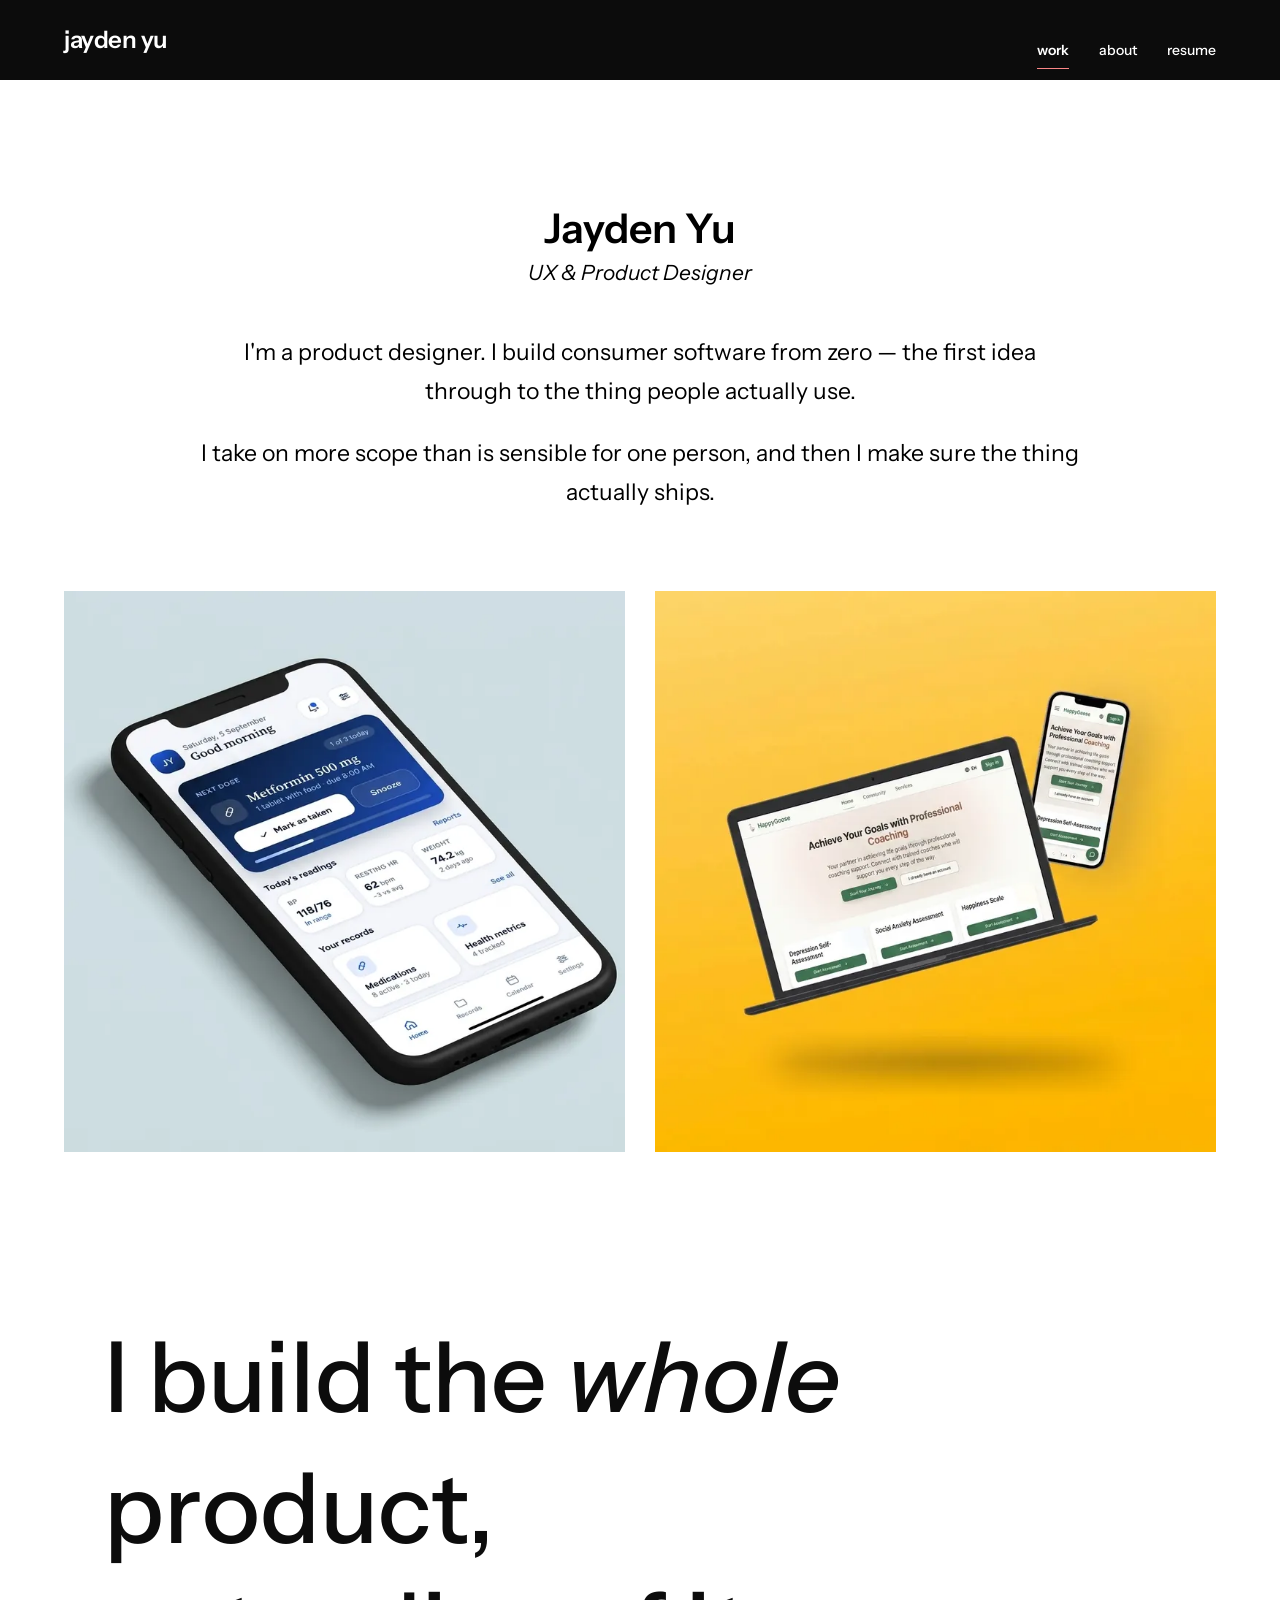
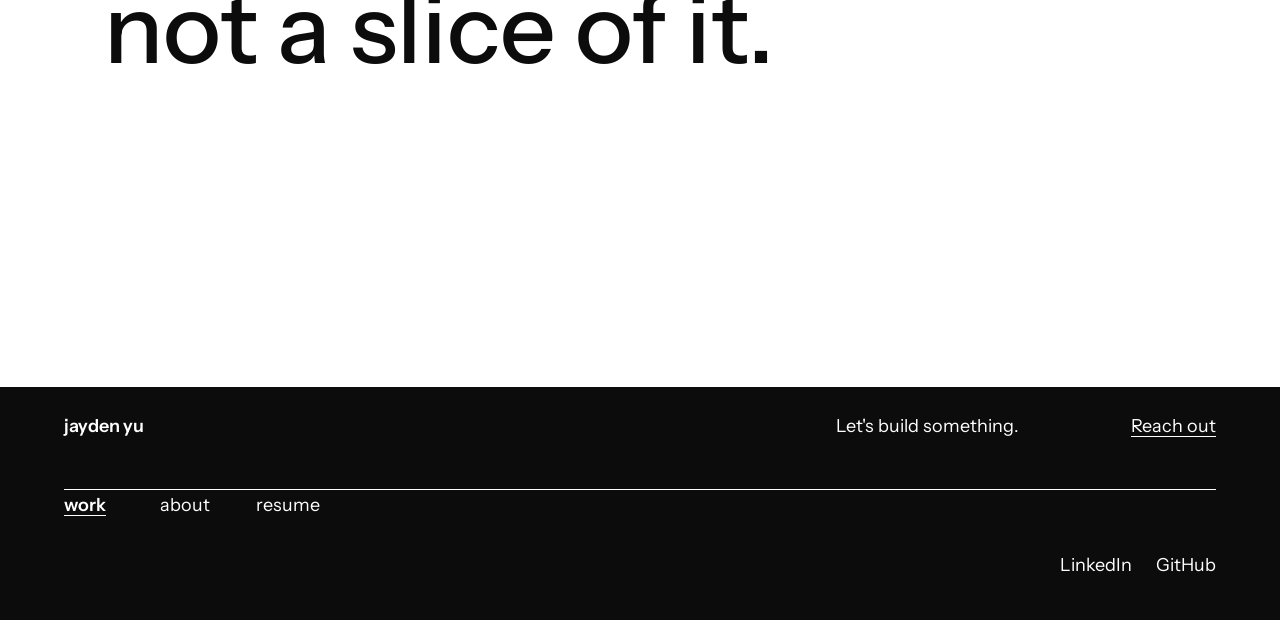
<file: index.html>
<!doctype html>
<html lang="en">
<head>
<meta charset="utf-8">
<meta name="viewport" content="width=device-width, initial-scale=1">
<title>Jayden Yu — UX &amp; Product Designer</title>
<meta name="description" content="Jayden Yu, a UX and product designer who builds consumer products from nothing and owns them end to end. Case studies: iNurra and wellbeingABC.">
<link rel="canonical" href="https://jaydenyu0210.github.io/">
<meta property="og:title" content="Jayden Yu — UX &amp; Product Designer">
<meta property="og:description" content="Jayden Yu, a UX and product designer who builds consumer products from nothing and owns them end to end. Case studies: iNurra and wellbeingABC.">
<meta property="og:type" content="website">
<meta property="og:url" content="https://jaydenyu0210.github.io/">
<meta property="og:image" content="https://jaydenyu0210.github.io/assets/inurra-thumb-1024.jpg">
<meta name="twitter:card" content="summary_large_image">
<link rel="preconnect" href="https://fonts.googleapis.com">
<link rel="preconnect" href="https://fonts.gstatic.com" crossorigin>
<link href="https://fonts.googleapis.com/css2?family=Instrument+Sans:ital,wght@0,400..700;1,400..700&display=swap" rel="stylesheet">
<link rel="stylesheet" href="/assets/site.css">
<link rel="icon" href="/assets/inurra.jpg">
<script>document.documentElement.classList.add("js");</script>
</head>
<body>
<a class="skip-link" href="#main">Skip to content</a>
<header class="nav">
  <div class="container nav-inner">
    <a class="nav-mark" href="/">jayden yu</a>
    <button class="nav-toggle" type="button" aria-expanded="false" aria-controls="nav-links" aria-label="Open menu"><i aria-hidden="true"></i></button>
    <nav class="nav-links" id="nav-links" aria-label="Primary">
      <a href="/" aria-current="page">work</a>
      <a href="/about/">about</a>
      <a href="/resume/">resume</a>
    </nav>
  </div>
</header>
<main id="main">

  <section class="container hero">
    <h1 class="hero-name reveal fade">Jayden Yu</h1>
    <p class="hero-role reveal fade" data-delay="1"><em>UX &amp; Product Designer</em></p>
    <div class="hero-copy reveal fade" data-delay="2">
        <p>I&#x27;m a product designer. I build consumer software from zero — the first idea through to the thing people actually use.</p>
        <p>I take on more scope than is sensible for one person, and then I make sure the thing actually ships.</p>
    </div>
  </section>

  <section class="container" aria-labelledby="work-h">
    <h2 class="visually-hidden" id="work-h">Selected work</h2>
    <div class="work-grid">
      <a class="thumb reveal fade" href="/work/inurra/">
        <picture><source type="image/webp" srcset="/assets/inurra-thumb-512.webp 512w, /assets/inurra-thumb-768.webp 768w, /assets/inurra-thumb-1024.webp 1024w" sizes="(max-width: 767px) calc(100vw - 48px), min(673px, 50vw)"><img src="/assets/inurra-thumb-1024.jpg" srcset="/assets/inurra-thumb-512.jpg 512w, /assets/inurra-thumb-768.jpg 768w, /assets/inurra-thumb-1024.jpg 1024w" sizes="(max-width: 767px) calc(100vw - 48px), min(673px, 50vw)" alt="Promotional render of iNurra on an iPhone, showing a dose reminder, today&#x27;s readings and shortcuts into the records." width="1024" height="1024" loading="eager" fetchpriority="high" decoding="async"></picture>
        <span class="thumb-meta">
          <span class="t">iNurra</span>
          <span class="c">Consumer health · iOS app</span>
        </span>
      </a>
      <a class="thumb reveal fade" href="/work/wellbeingabc/">
        <picture><source type="image/webp" srcset="/assets/wellbeingabc-thumb-512.webp 512w, /assets/wellbeingabc-thumb-768.webp 768w, /assets/wellbeingabc-thumb-1024.webp 1024w" sizes="(max-width: 767px) calc(100vw - 48px), min(673px, 50vw)"><img src="/assets/wellbeingabc-thumb-1024.jpg" srcset="/assets/wellbeingabc-thumb-512.jpg 512w, /assets/wellbeingabc-thumb-768.jpg 768w, /assets/wellbeingabc-thumb-1024.jpg 1024w" sizes="(max-width: 767px) calc(100vw - 48px), min(673px, 50vw)" alt="Promotional render of wellbeingABC on a laptop and a phone, showing the coaching homepage and its self-assessment cards under the product&#x27;s HappyGoose working mark." width="1024" height="1024" loading="eager" fetchpriority="high" decoding="async"></picture>
        <span class="thumb-meta">
          <span class="t">wellbeingABC</span>
          <span class="c">Two-sided marketplace · Web</span>
        </span>
      </a>
    </div>
  </section>

  <section class="container statement" aria-label="Approach">
    <p class="reveal">I build the <em>whole</em> product,</p>
    <p class="reveal" data-delay="1">not a slice of it.</p>
  </section>

</main>
<footer class="site-footer">
  <div class="container">
    <div class="grid footer-a">
      <span class="footer-mark">jayden yu</span>
      <span class="footer-cta">Let&#x27;s build something.</span>
      <span class="footer-mail"><a href="mailto:jiaweiyu2009@gmail.com">Reach out</a></span>
    </div>
    <hr class="footer-seam">
    <div class="grid footer-b">
      <nav aria-label="Footer">
        <a href="/" aria-current="page">work</a>
        <a href="/about/">about</a>
        <a href="/resume/">resume</a>
      </nav>
      <div class="social">
        <a href="https://www.linkedin.com/in/jaydenyu0210" rel="me noopener" target="_blank">LinkedIn</a>
        <a href="https://github.com/jaydenyu0210" rel="me noopener" target="_blank">GitHub</a>
      </div>
    </div>
  </div>
</footer>
<script src="/assets/site.js" defer></script>
</body>
</html>
</file>
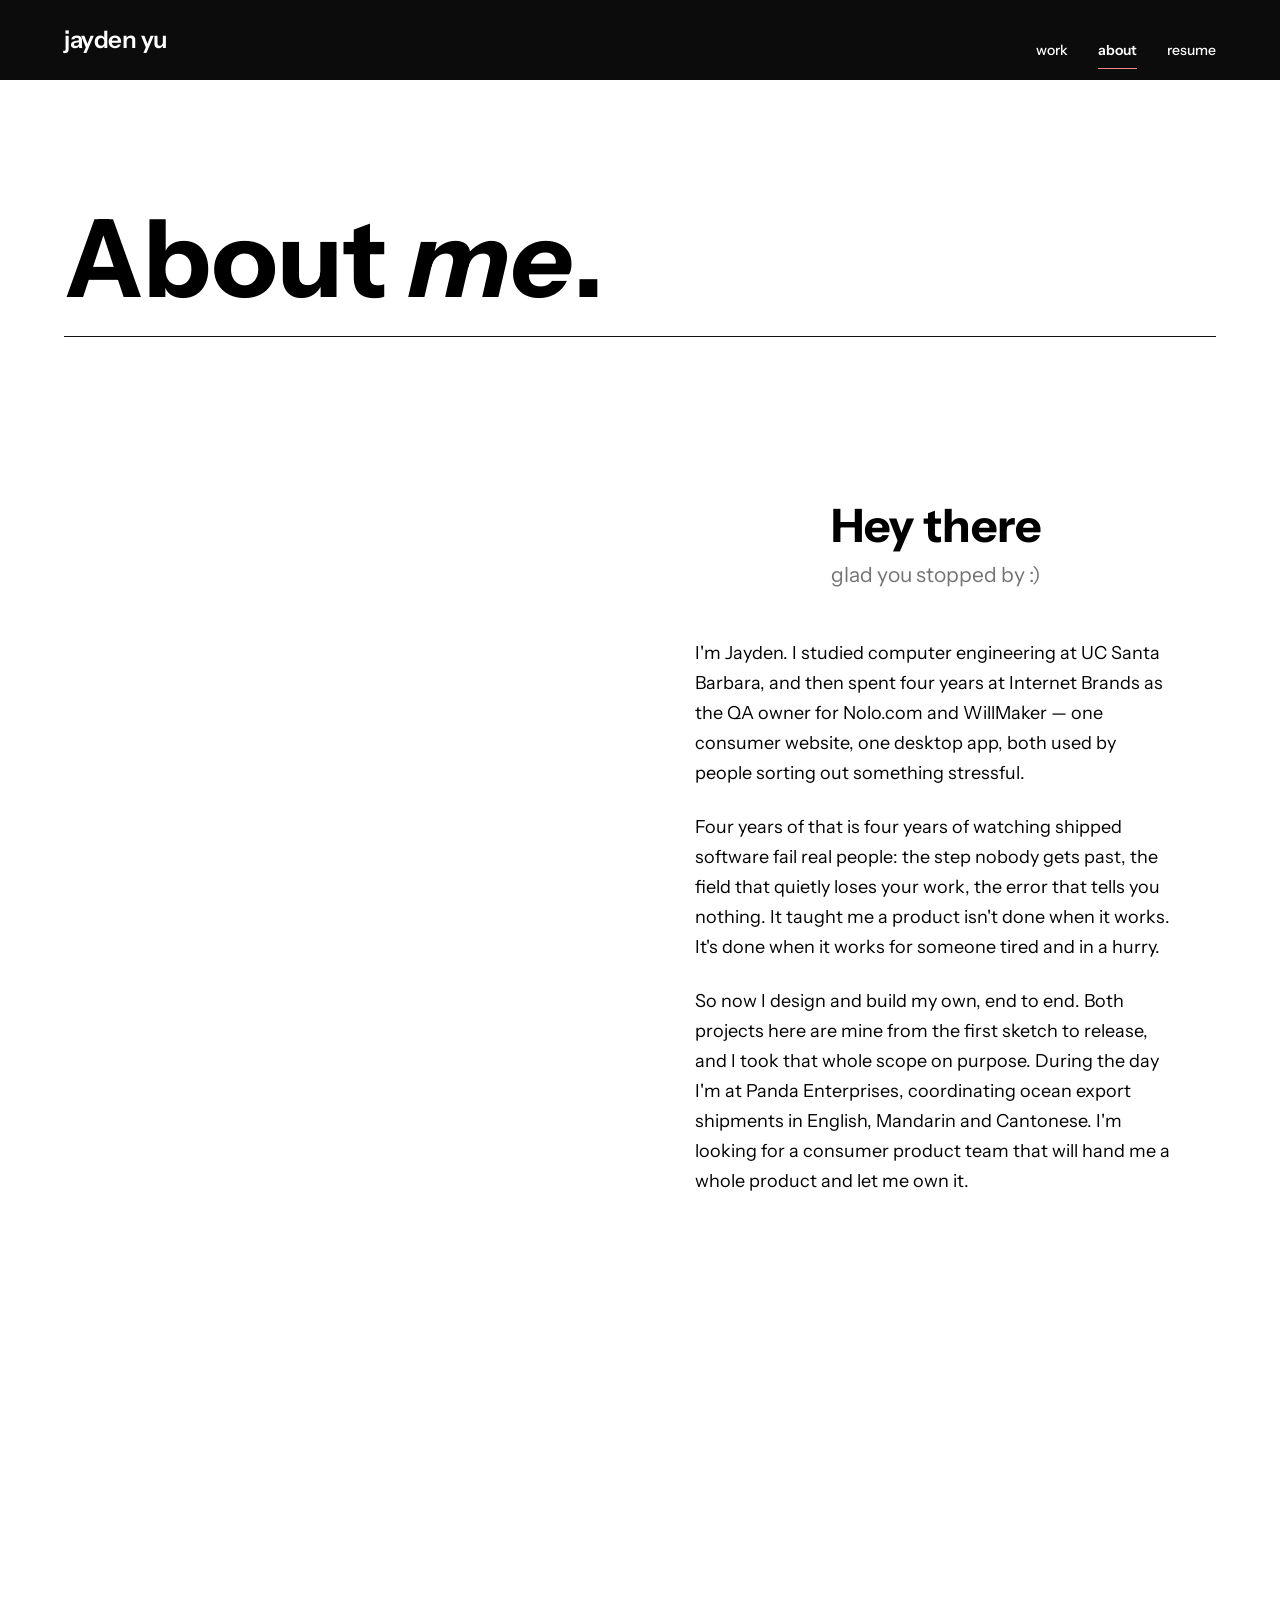
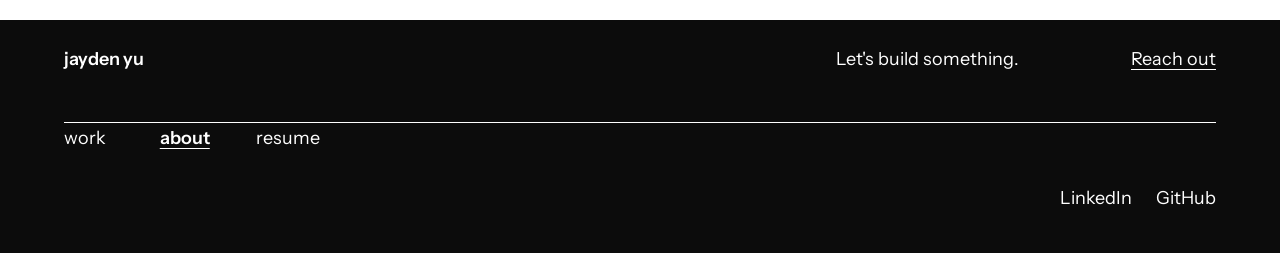
<file: about/index.html>
<!doctype html>
<html lang="en">
<head>
<meta charset="utf-8">
<meta name="viewport" content="width=device-width, initial-scale=1">
<title>About — Jayden Yu</title>
<meta name="description" content="Jayden Yu: computer engineering at UCSB, four years owning QA for two consumer products, now designing and building products of his own.">
<link rel="canonical" href="https://jaydenyu0210.github.io/about/">
<meta property="og:title" content="About — Jayden Yu">
<meta property="og:description" content="Jayden Yu: computer engineering at UCSB, four years owning QA for two consumer products, now designing and building products of his own.">
<meta property="og:type" content="website">
<meta property="og:url" content="https://jaydenyu0210.github.io/about/">
<meta property="og:image" content="https://jaydenyu0210.github.io/assets/portrait-800.jpg">
<meta name="twitter:card" content="summary_large_image">
<link rel="preconnect" href="https://fonts.googleapis.com">
<link rel="preconnect" href="https://fonts.gstatic.com" crossorigin>
<link href="https://fonts.googleapis.com/css2?family=Instrument+Sans:ital,wght@0,400..700;1,400..700&display=swap" rel="stylesheet">
<link rel="stylesheet" href="/assets/site.css">
<link rel="icon" href="/assets/inurra.jpg">
<script>document.documentElement.classList.add("js");</script>
</head>
<body>
<a class="skip-link" href="#main">Skip to content</a>
<header class="nav">
  <div class="container nav-inner">
    <a class="nav-mark" href="/">jayden yu</a>
    <button class="nav-toggle" type="button" aria-expanded="false" aria-controls="nav-links" aria-label="Open menu"><i aria-hidden="true"></i></button>
    <nav class="nav-links" id="nav-links" aria-label="Primary">
      <a href="/">work</a>
      <a href="/about/" aria-current="page">about</a>
      <a href="/resume/">resume</a>
    </nav>
  </div>
</header>
<main id="main">

  <section class="container page-head">
    <h1 class="reveal">About <em>me</em>.</h1>
  </section>

  <div class="container"><hr class="rule reveal"></div>

  <section class="container about-body">
    <div class="grid">
      <div class="col-6 about-portrait reveal rise">
<picture><source type="image/webp" srcset="/assets/portrait-400.webp 400w, /assets/portrait-800.webp 800w" sizes="(max-width: 767px) calc(100vw - 48px), min(673px, 50vw)"><img src="/assets/portrait-800.jpg" srcset="/assets/portrait-400.jpg 400w, /assets/portrait-800.jpg 800w" sizes="(max-width: 767px) calc(100vw - 48px), min(673px, 50vw)" alt="Jayden Yu" width="1279" height="1706" loading="lazy" decoding="async"></picture>
      </div>
      <div class="col-6 about-text">
        <p class="about-greeting reveal">Hey there</p>
        <p class="about-sub reveal" data-delay="1">glad you stopped by :)</p>
        <div class="about-prose reveal" data-delay="2">
      <p>I&#x27;m Jayden. I studied computer engineering at UC Santa Barbara, and then spent four years at Internet Brands as the QA owner for Nolo.com and WillMaker — one consumer website, one desktop app, both used by people sorting out something stressful.</p>
      <p>Four years of that is four years of watching shipped software fail real people: the step nobody gets past, the field that quietly loses your work, the error that tells you nothing. It taught me a product isn&#x27;t done when it works. It&#x27;s done when it works for someone tired and in a hurry.</p>
      <p>So now I design and build my own, end to end. Both projects here are mine from the first sketch to release, and I took that whole scope on purpose. During the day I&#x27;m at Panda Enterprises, coordinating ocean export shipments in English, Mandarin and Cantonese. I&#x27;m looking for a consumer product team that will hand me a whole product and let me own it.</p>
        </div>
      </div>
    </div>
  </section>

</main>
<footer class="site-footer">
  <div class="container">
    <div class="grid footer-a">
      <span class="footer-mark">jayden yu</span>
      <span class="footer-cta">Let&#x27;s build something.</span>
      <span class="footer-mail"><a href="mailto:jiaweiyu2009@gmail.com">Reach out</a></span>
    </div>
    <hr class="footer-seam">
    <div class="grid footer-b">
      <nav aria-label="Footer">
        <a href="/">work</a>
        <a href="/about/" aria-current="page">about</a>
        <a href="/resume/">resume</a>
      </nav>
      <div class="social">
        <a href="https://www.linkedin.com/in/jaydenyu0210" rel="me noopener" target="_blank">LinkedIn</a>
        <a href="https://github.com/jaydenyu0210" rel="me noopener" target="_blank">GitHub</a>
      </div>
    </div>
  </div>
</footer>
<script src="/assets/site.js" defer></script>
</body>
</html>
</file>
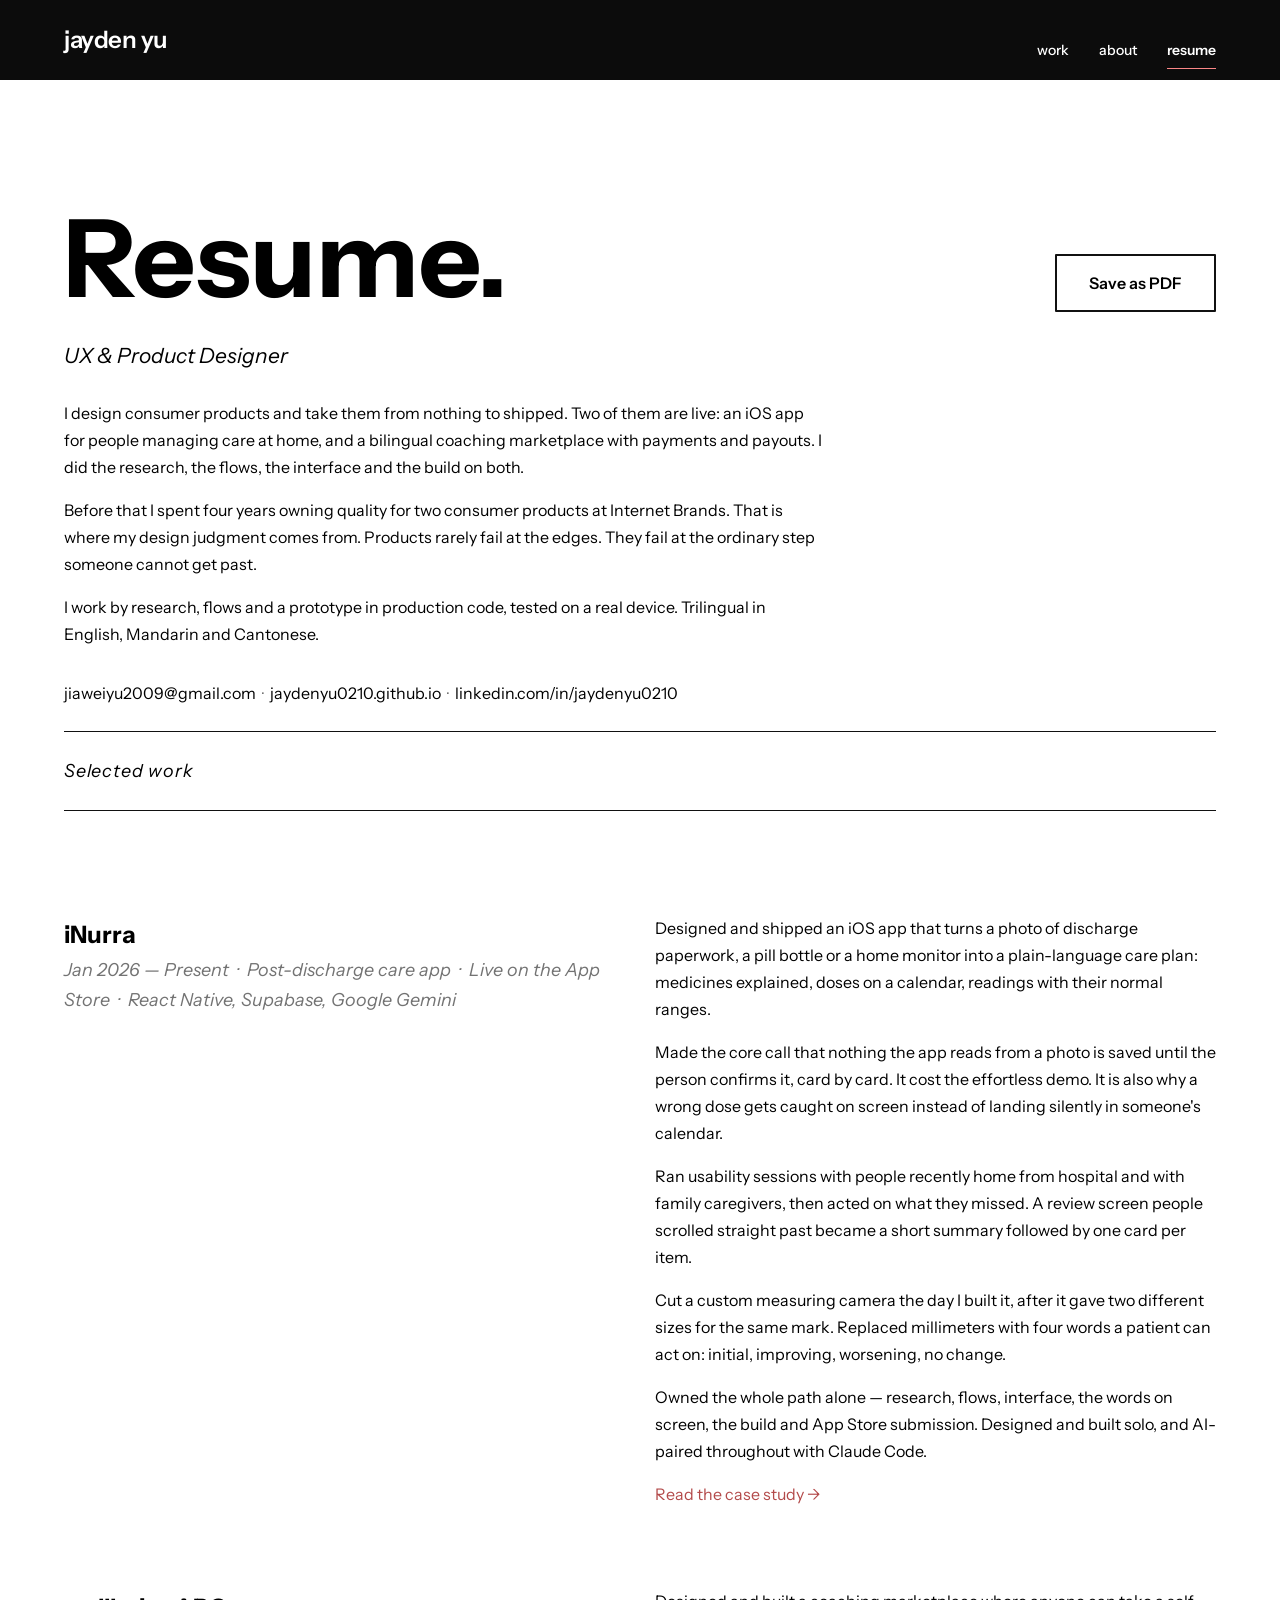
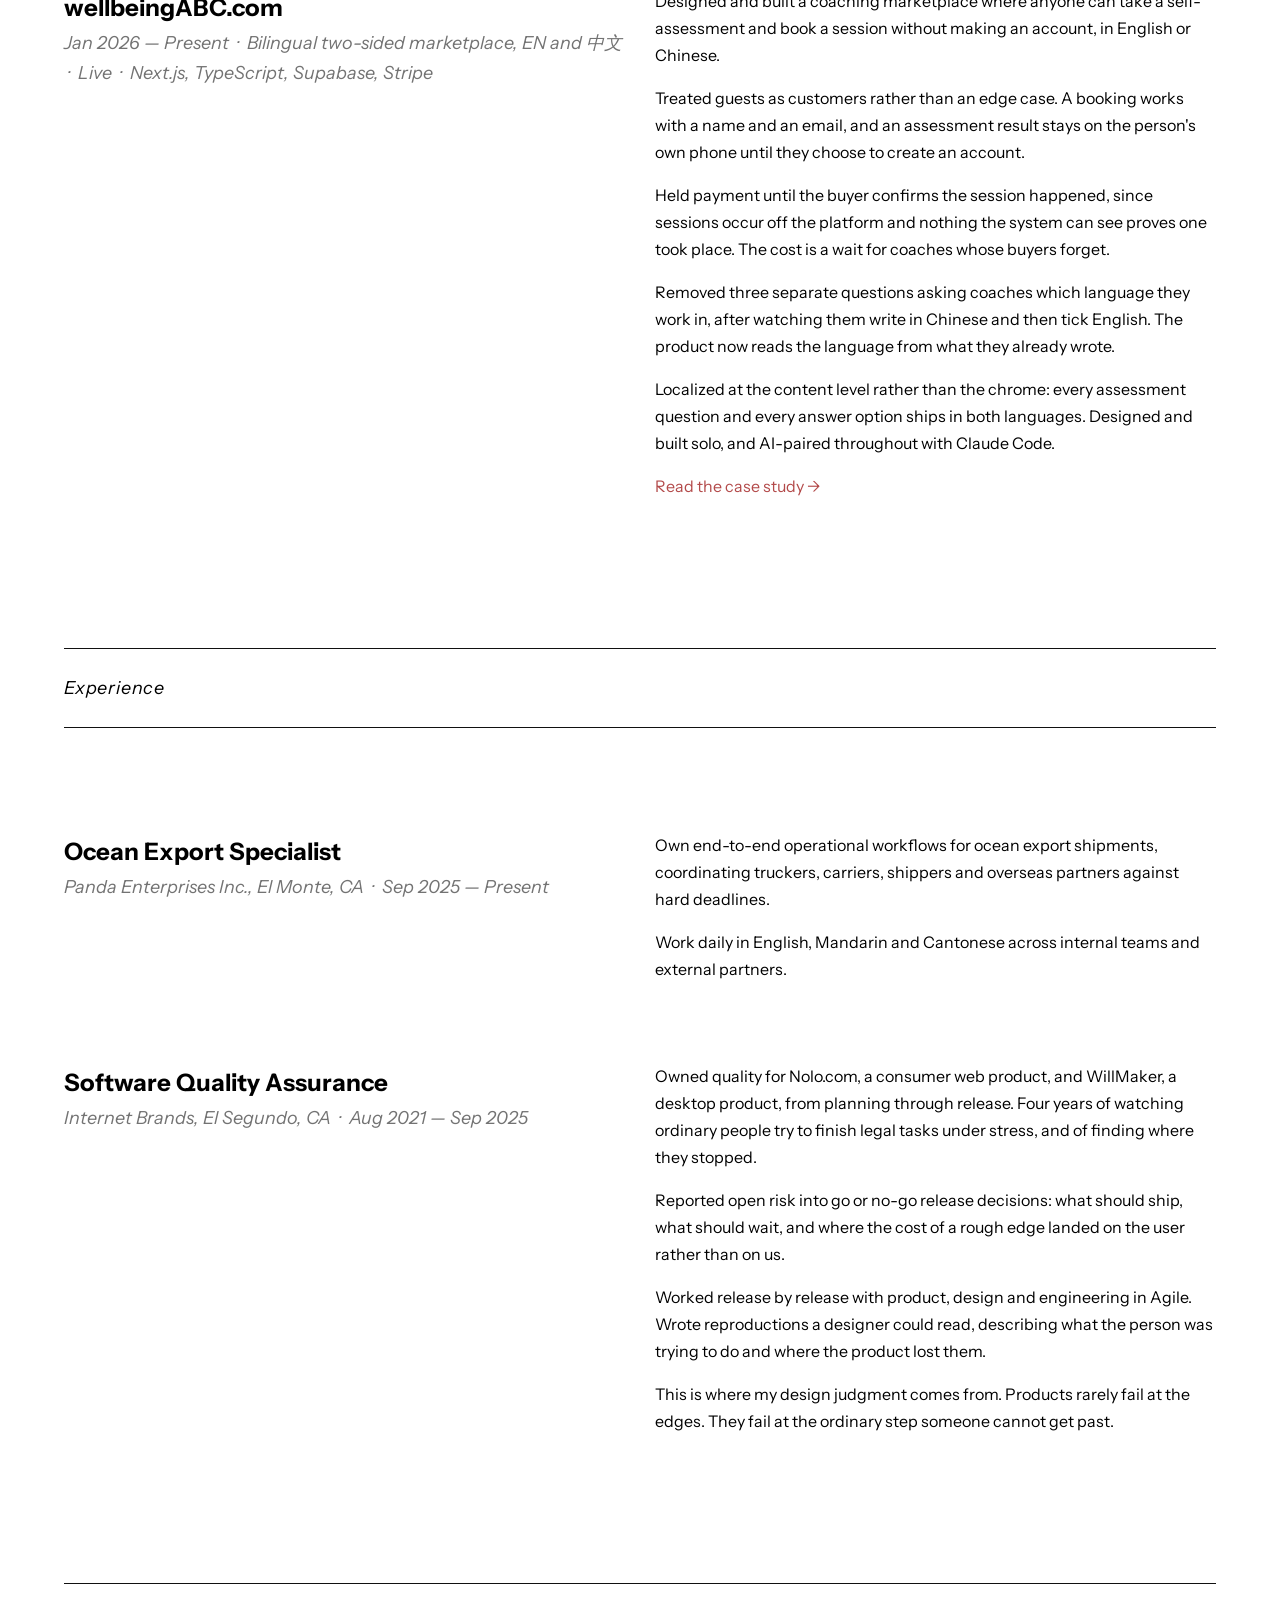
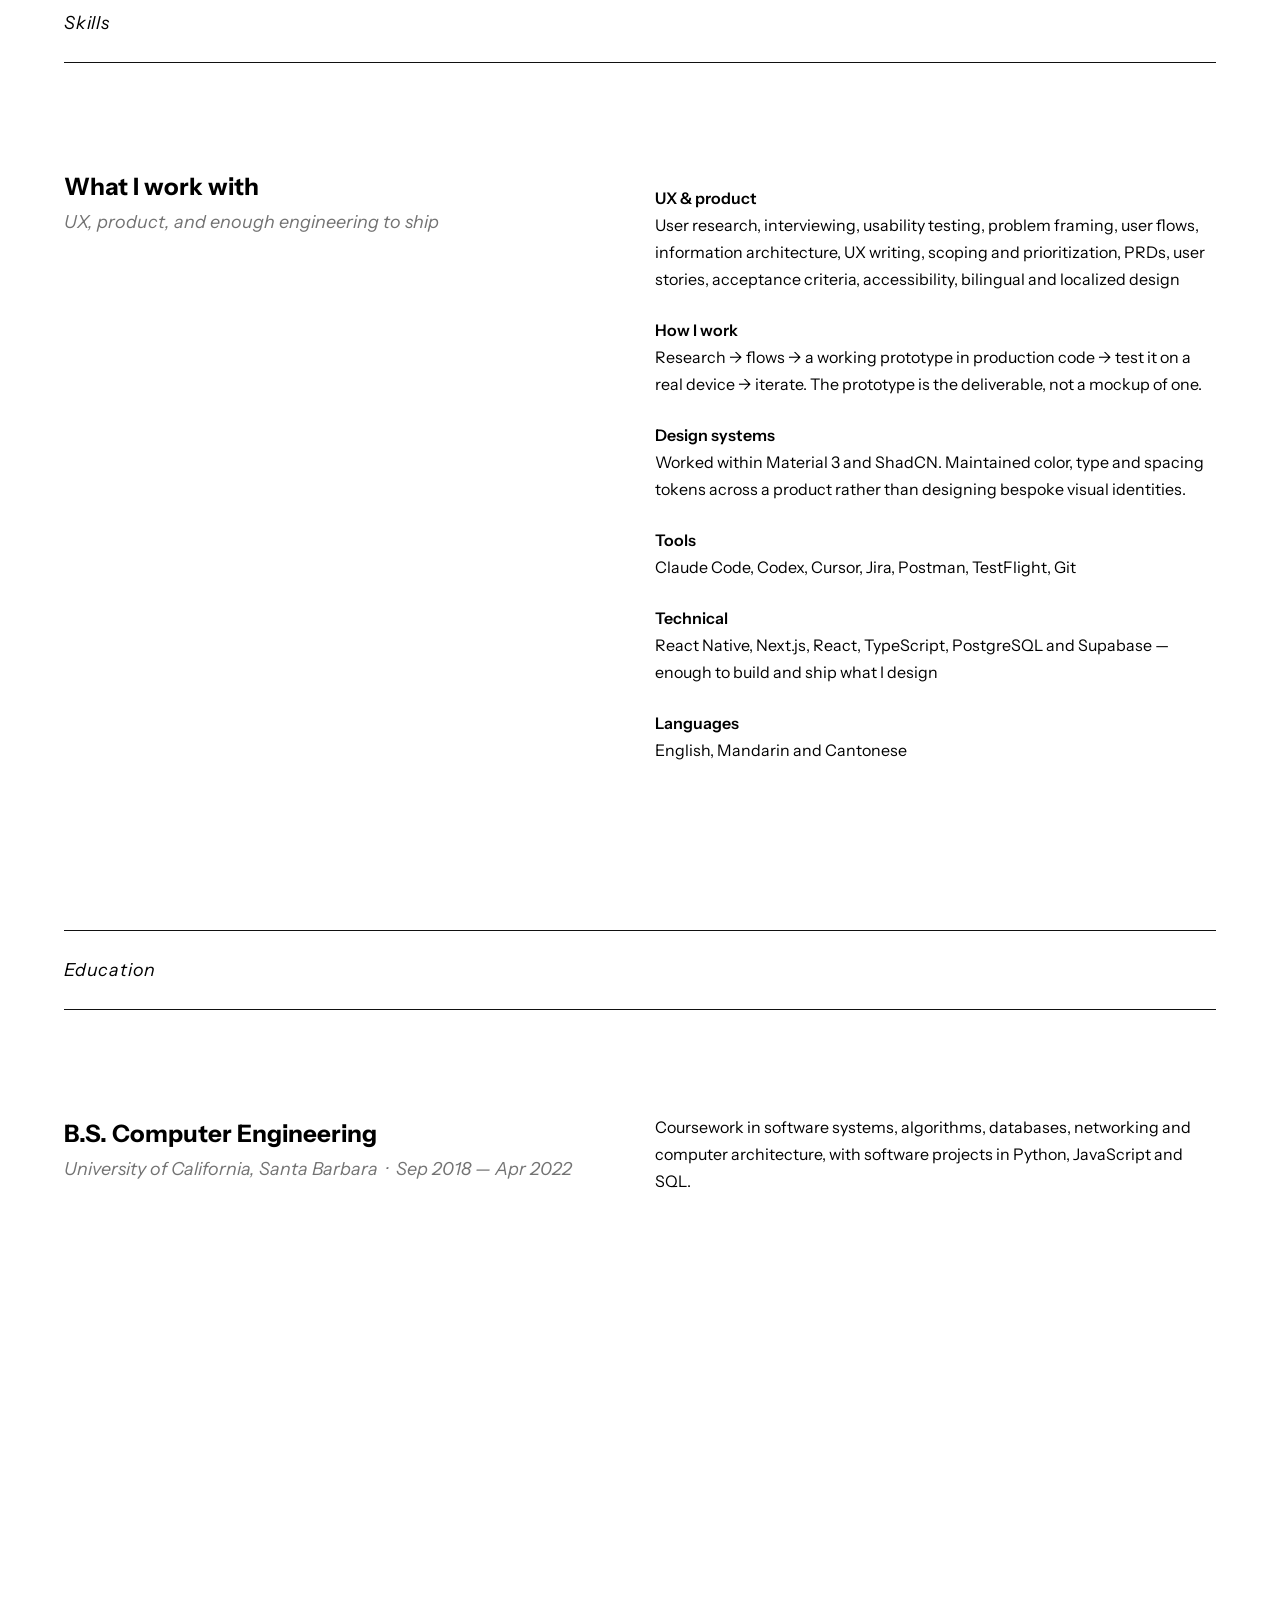
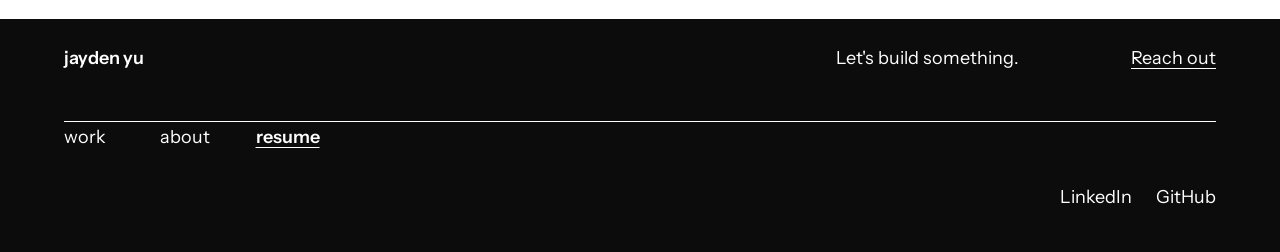
<file: resume/index.html>
<!doctype html>
<html lang="en">
<head>
<meta charset="utf-8">
<meta name="viewport" content="width=device-width, initial-scale=1">
<title>Resume — Jayden Yu</title>
<meta name="description" content="Jayden Yu, UX and product designer. Two shipped consumer products, four years owning quality for consumer software, and a practice built on prototyping in real code.">
<link rel="canonical" href="https://jaydenyu0210.github.io/resume/">
<meta property="og:title" content="Resume — Jayden Yu">
<meta property="og:description" content="Jayden Yu, UX and product designer. Two shipped consumer products, four years owning quality for consumer software, and a practice built on prototyping in real code.">
<meta property="og:type" content="website">
<meta property="og:url" content="https://jaydenyu0210.github.io/resume/">
<meta property="og:image" content="https://jaydenyu0210.github.io/assets/portrait-800.jpg">
<meta name="twitter:card" content="summary_large_image">
<link rel="preconnect" href="https://fonts.googleapis.com">
<link rel="preconnect" href="https://fonts.gstatic.com" crossorigin>
<link href="https://fonts.googleapis.com/css2?family=Instrument+Sans:ital,wght@0,400..700;1,400..700&display=swap" rel="stylesheet">
<link rel="stylesheet" href="/assets/site.css">
<link rel="icon" href="/assets/inurra.jpg">
<script>document.documentElement.classList.add("js");</script>
</head>
<body>
<a class="skip-link" href="#main">Skip to content</a>
<header class="nav">
  <div class="container nav-inner">
    <a class="nav-mark" href="/">jayden yu</a>
    <button class="nav-toggle" type="button" aria-expanded="false" aria-controls="nav-links" aria-label="Open menu"><i aria-hidden="true"></i></button>
    <nav class="nav-links" id="nav-links" aria-label="Primary">
      <a href="/">work</a>
      <a href="/about/">about</a>
      <a href="/resume/" aria-current="page">resume</a>
    </nav>
  </div>
</header>
<main id="main">

  <section class="container page-head">
    <div class="page-head-row">
      <p class="print-name">Jayden Yu</p>
      <h1 class="reveal">Resume.</h1>
      <button class="btn btn-print reveal" data-delay="1" type="button" onclick="window.print()"><span>Save as PDF</span></button>
    </div>
    <p class="resume-role reveal">UX &amp; Product Designer</p>
    <div class="resume-summary measure reveal" data-delay="1">
        <p>I design consumer products and take them from nothing to shipped. Two of them are live: an iOS app for people managing care at home, and a bilingual coaching marketplace with payments and payouts. I did the research, the flows, the interface and the build on both.</p>
        <p>Before that I spent four years owning quality for two consumer products at Internet Brands. That is where my design judgment comes from. Products rarely fail at the edges. They fail at the ordinary step someone cannot get past.</p>
        <p>I work by research, flows and a prototype in production code, tested on a real device. Trilingual in English, Mandarin and Cantonese.</p>
    </div>
    <p class="resume-contact reveal" data-delay="2">
      <a href="mailto:jiaweiyu2009@gmail.com">jiaweiyu2009@gmail.com</a> &nbsp;·&nbsp;
      <a href="https://jaydenyu0210.github.io">jaydenyu0210.github.io</a> &nbsp;·&nbsp;
      <a href="https://www.linkedin.com/in/jaydenyu0210" rel="me noopener" target="_blank">linkedin.com/in/jaydenyu0210</a>
    </p>
  </section>

  <section class="container" >
    <hr class="rule reveal">
    <h2 class="section-label reveal">Selected work</h2>
    <hr class="rule reveal">
      <article class="grid entry">
        <div class="col-6 reveal">
          <h3 class="entry-role">iNurra</h3>
          <p class="entry-meta">Jan 2026 — Present &nbsp;·&nbsp; Post-discharge care app &nbsp;·&nbsp; Live on the App Store &nbsp;·&nbsp; React Native, Supabase, Google Gemini</p>
        </div>
        <div class="col-6 entry-body reveal" data-delay="1">
          <p>Designed and shipped an iOS app that turns a photo of discharge paperwork, a pill bottle or a home monitor into a plain-language care plan: medicines explained, doses on a calendar, readings with their normal ranges.</p>
          <p>Made the core call that nothing the app reads from a photo is saved until the person confirms it, card by card. It cost the effortless demo. It is also why a wrong dose gets caught on screen instead of landing silently in someone&#x27;s calendar.</p>
          <p>Ran usability sessions with people recently home from hospital and with family caregivers, then acted on what they missed. A review screen people scrolled straight past became a short summary followed by one card per item.</p>
          <p>Cut a custom measuring camera the day I built it, after it gave two different sizes for the same mark. Replaced millimeters with four words a patient can act on: initial, improving, worsening, no change.</p>
          <p>Owned the whole path alone — research, flows, interface, the words on screen, the build and App Store submission. Designed and built solo, and AI-paired throughout with Claude Code.</p>
          <p><a href="/work/inurra/">Read the case study &rarr;</a></p>
        </div>
      </article>
      <article class="grid entry">
        <div class="col-6 reveal">
          <h3 class="entry-role">wellbeingABC.com</h3>
          <p class="entry-meta">Jan 2026 — Present &nbsp;·&nbsp; Bilingual two-sided marketplace, EN and 中文 &nbsp;·&nbsp; Live &nbsp;·&nbsp; Next.js, TypeScript, Supabase, Stripe</p>
        </div>
        <div class="col-6 entry-body reveal" data-delay="1">
          <p>Designed and built a coaching marketplace where anyone can take a self-assessment and book a session without making an account, in English or Chinese.</p>
          <p>Treated guests as customers rather than an edge case. A booking works with a name and an email, and an assessment result stays on the person&#x27;s own phone until they choose to create an account.</p>
          <p>Held payment until the buyer confirms the session happened, since sessions occur off the platform and nothing the system can see proves one took place. The cost is a wait for coaches whose buyers forget.</p>
          <p>Removed three separate questions asking coaches which language they work in, after watching them write in Chinese and then tick English. The product now reads the language from what they already wrote.</p>
          <p>Localized at the content level rather than the chrome: every assessment question and every answer option ships in both languages. Designed and built solo, and AI-paired throughout with Claude Code.</p>
          <p><a href="/work/wellbeingabc/">Read the case study &rarr;</a></p>
        </div>
      </article>
  </section>

  <section class="container" style="padding-top:var(--s-10)">
    <hr class="rule reveal">
    <h2 class="section-label reveal">Experience</h2>
    <hr class="rule reveal">
      <article class="grid entry">
        <div class="col-6 reveal">
          <h3 class="entry-role">Ocean Export Specialist</h3>
          <p class="entry-meta">Panda Enterprises Inc., El Monte, CA &nbsp;·&nbsp; Sep 2025 — Present</p>
        </div>
        <div class="col-6 entry-body reveal" data-delay="1">
          <p>Own end-to-end operational workflows for ocean export shipments, coordinating truckers, carriers, shippers and overseas partners against hard deadlines.</p>
          <p>Work daily in English, Mandarin and Cantonese across internal teams and external partners.</p>
        </div>
      </article>
      <article class="grid entry">
        <div class="col-6 reveal">
          <h3 class="entry-role">Software Quality Assurance</h3>
          <p class="entry-meta">Internet Brands, El Segundo, CA &nbsp;·&nbsp; Aug 2021 — Sep 2025</p>
        </div>
        <div class="col-6 entry-body reveal" data-delay="1">
          <p>Owned quality for Nolo.com, a consumer web product, and WillMaker, a desktop product, from planning through release. Four years of watching ordinary people try to finish legal tasks under stress, and of finding where they stopped.</p>
          <p>Reported open risk into go or no-go release decisions: what should ship, what should wait, and where the cost of a rough edge landed on the user rather than on us.</p>
          <p>Worked release by release with product, design and engineering in Agile. Wrote reproductions a designer could read, describing what the person was trying to do and where the product lost them.</p>
          <p>This is where my design judgment comes from. Products rarely fail at the edges. They fail at the ordinary step someone cannot get past.</p>
        </div>
      </article>
  </section>

  <section class="container" style="padding-top:var(--s-10)">
    <hr class="rule reveal">
    <h2 class="section-label reveal">Skills</h2>
    <hr class="rule reveal">
      <div class="grid entry">
        <div class="col-6 reveal">
          <h3 class="entry-role">What I work with</h3>
          <p class="entry-meta">UX, product, and enough engineering to ship</p>
        </div>
        <dl class="col-6 entry-body reveal" data-delay="1">
        <div class="skill-group">
          <dt>UX &amp; product</dt>
          <dd>User research, interviewing, usability testing, problem framing, user flows, information architecture, UX writing, scoping and prioritization, PRDs, user stories, acceptance criteria, accessibility, bilingual and localized design</dd>
        </div>
        <div class="skill-group">
          <dt>How I work</dt>
          <dd>Research &rarr; flows &rarr; a working prototype in production code &rarr; test it on a real device &rarr; iterate. The prototype is the deliverable, not a mockup of one.</dd>
        </div>
        <div class="skill-group">
          <dt>Design systems</dt>
          <dd>Worked within Material 3 and ShadCN. Maintained color, type and spacing tokens across a product rather than designing bespoke visual identities.</dd>
        </div>
        <div class="skill-group">
          <dt>Tools</dt>
          <dd>Claude Code, Codex, Cursor, Jira, Postman, TestFlight, Git</dd>
        </div>
        <div class="skill-group">
          <dt>Technical</dt>
          <dd>React Native, Next.js, React, TypeScript, PostgreSQL and Supabase &mdash; enough to build and ship what I design</dd>
        </div>
        <div class="skill-group">
          <dt>Languages</dt>
          <dd>English, Mandarin and Cantonese</dd>
        </div>
        </dl>
      </div>
  </section>

  <section class="container" style="padding-top:var(--s-10);padding-bottom:var(--s-12)">
    <hr class="rule reveal">
    <h2 class="section-label reveal">Education</h2>
    <hr class="rule reveal">
      <article class="grid entry">
        <div class="col-6 reveal">
          <h3 class="entry-role">B.S. Computer Engineering</h3>
          <p class="entry-meta">University of California, Santa Barbara &nbsp;·&nbsp; Sep 2018 — Apr 2022</p>
        </div>
        <div class="col-6 entry-body reveal" data-delay="1">
          <p>Coursework in software systems, algorithms, databases, networking and computer architecture, with software projects in Python, JavaScript and SQL.</p>
        </div>
      </article>
  </section>

</main>
<footer class="site-footer">
  <div class="container">
    <div class="grid footer-a">
      <span class="footer-mark">jayden yu</span>
      <span class="footer-cta">Let&#x27;s build something.</span>
      <span class="footer-mail"><a href="mailto:jiaweiyu2009@gmail.com">Reach out</a></span>
    </div>
    <hr class="footer-seam">
    <div class="grid footer-b">
      <nav aria-label="Footer">
        <a href="/">work</a>
        <a href="/about/">about</a>
        <a href="/resume/" aria-current="page">resume</a>
      </nav>
      <div class="social">
        <a href="https://www.linkedin.com/in/jaydenyu0210" rel="me noopener" target="_blank">LinkedIn</a>
        <a href="https://github.com/jaydenyu0210" rel="me noopener" target="_blank">GitHub</a>
      </div>
    </div>
  </div>
</footer>
<script src="/assets/site.js" defer></script>
</body>
</html>
</file>
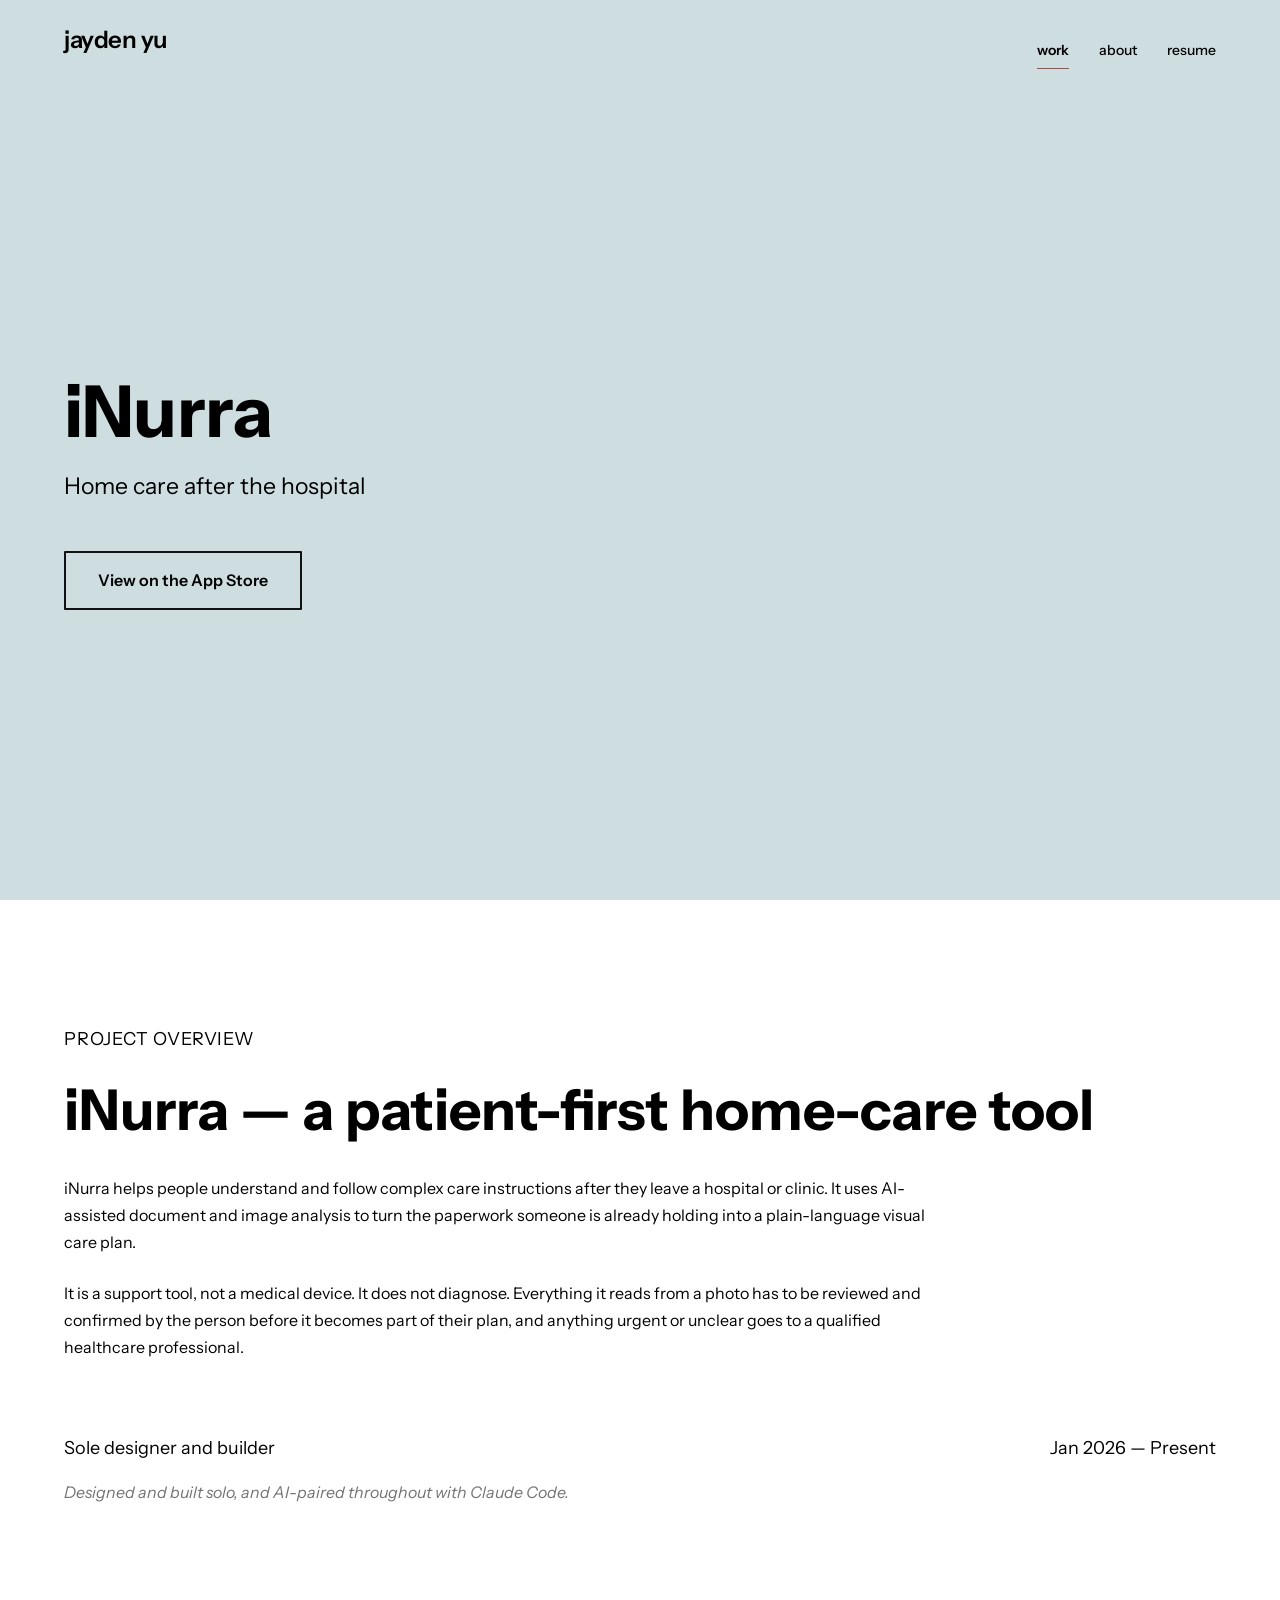
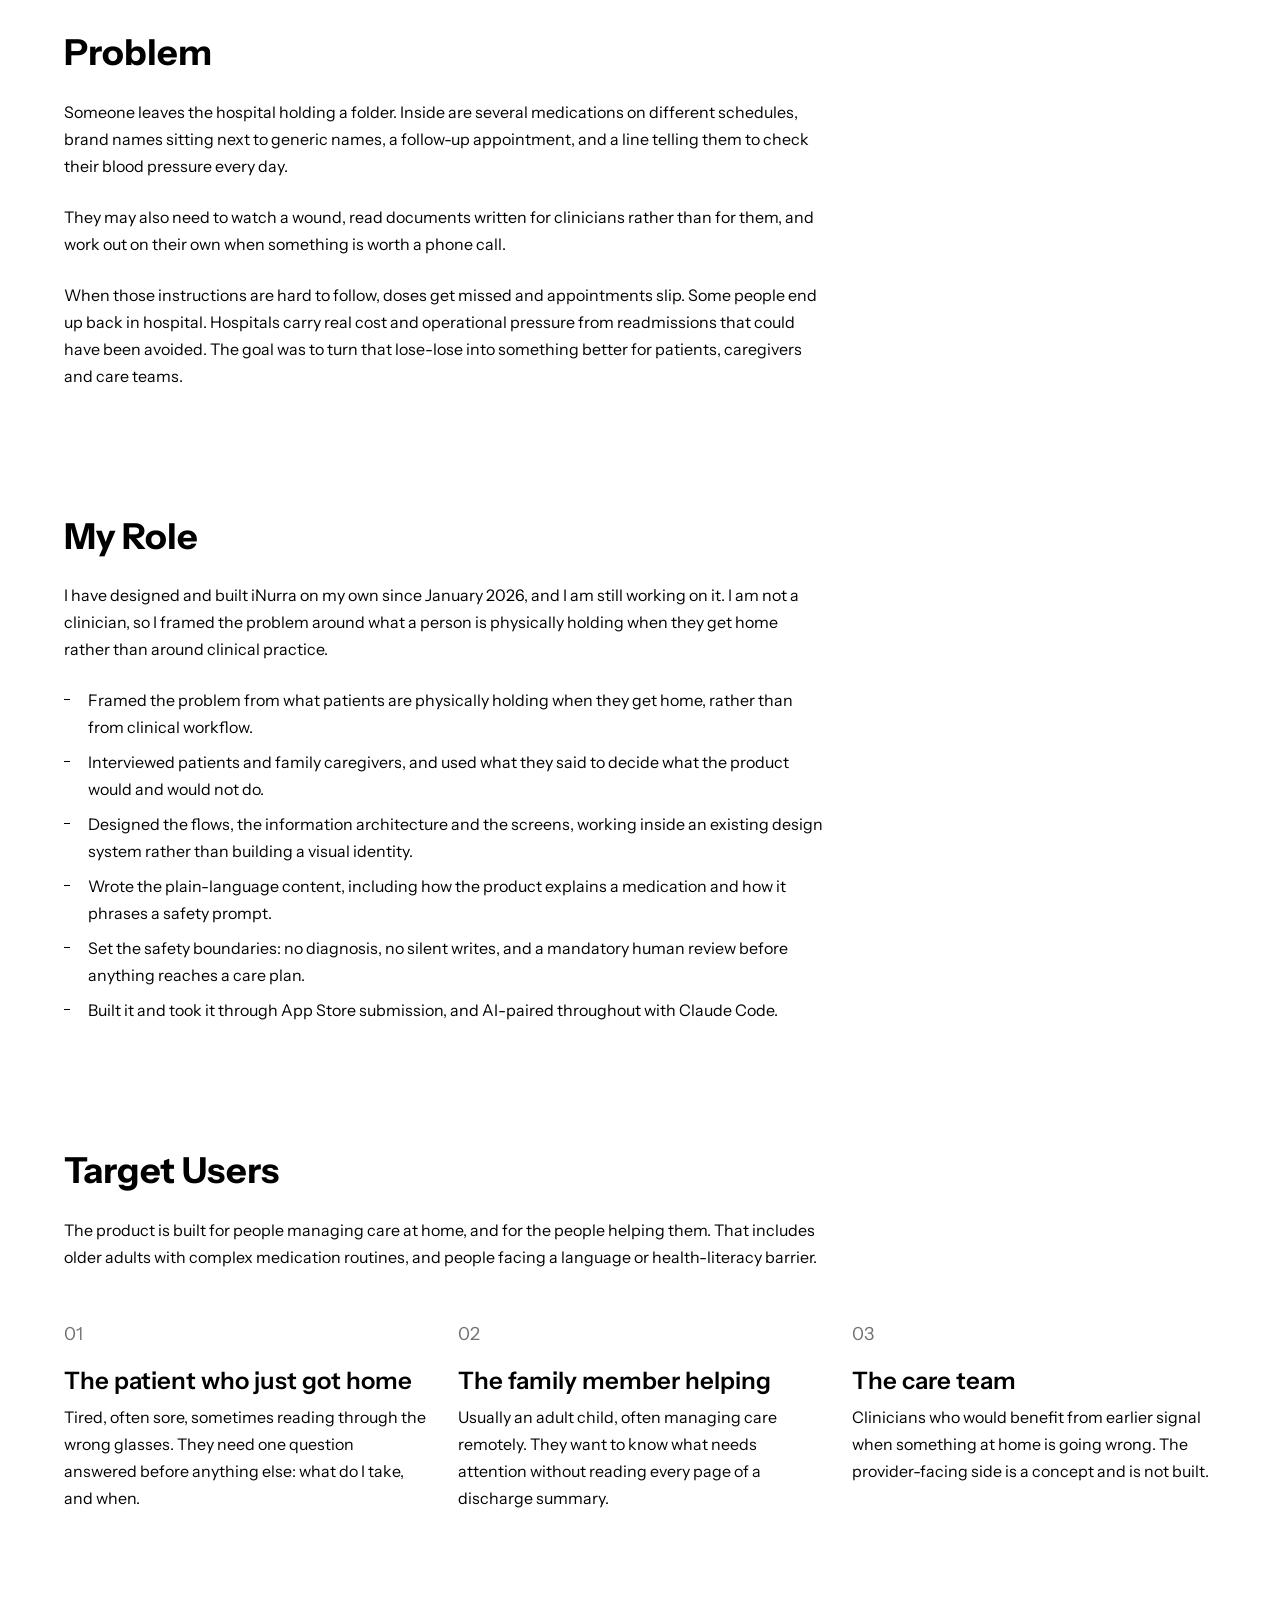
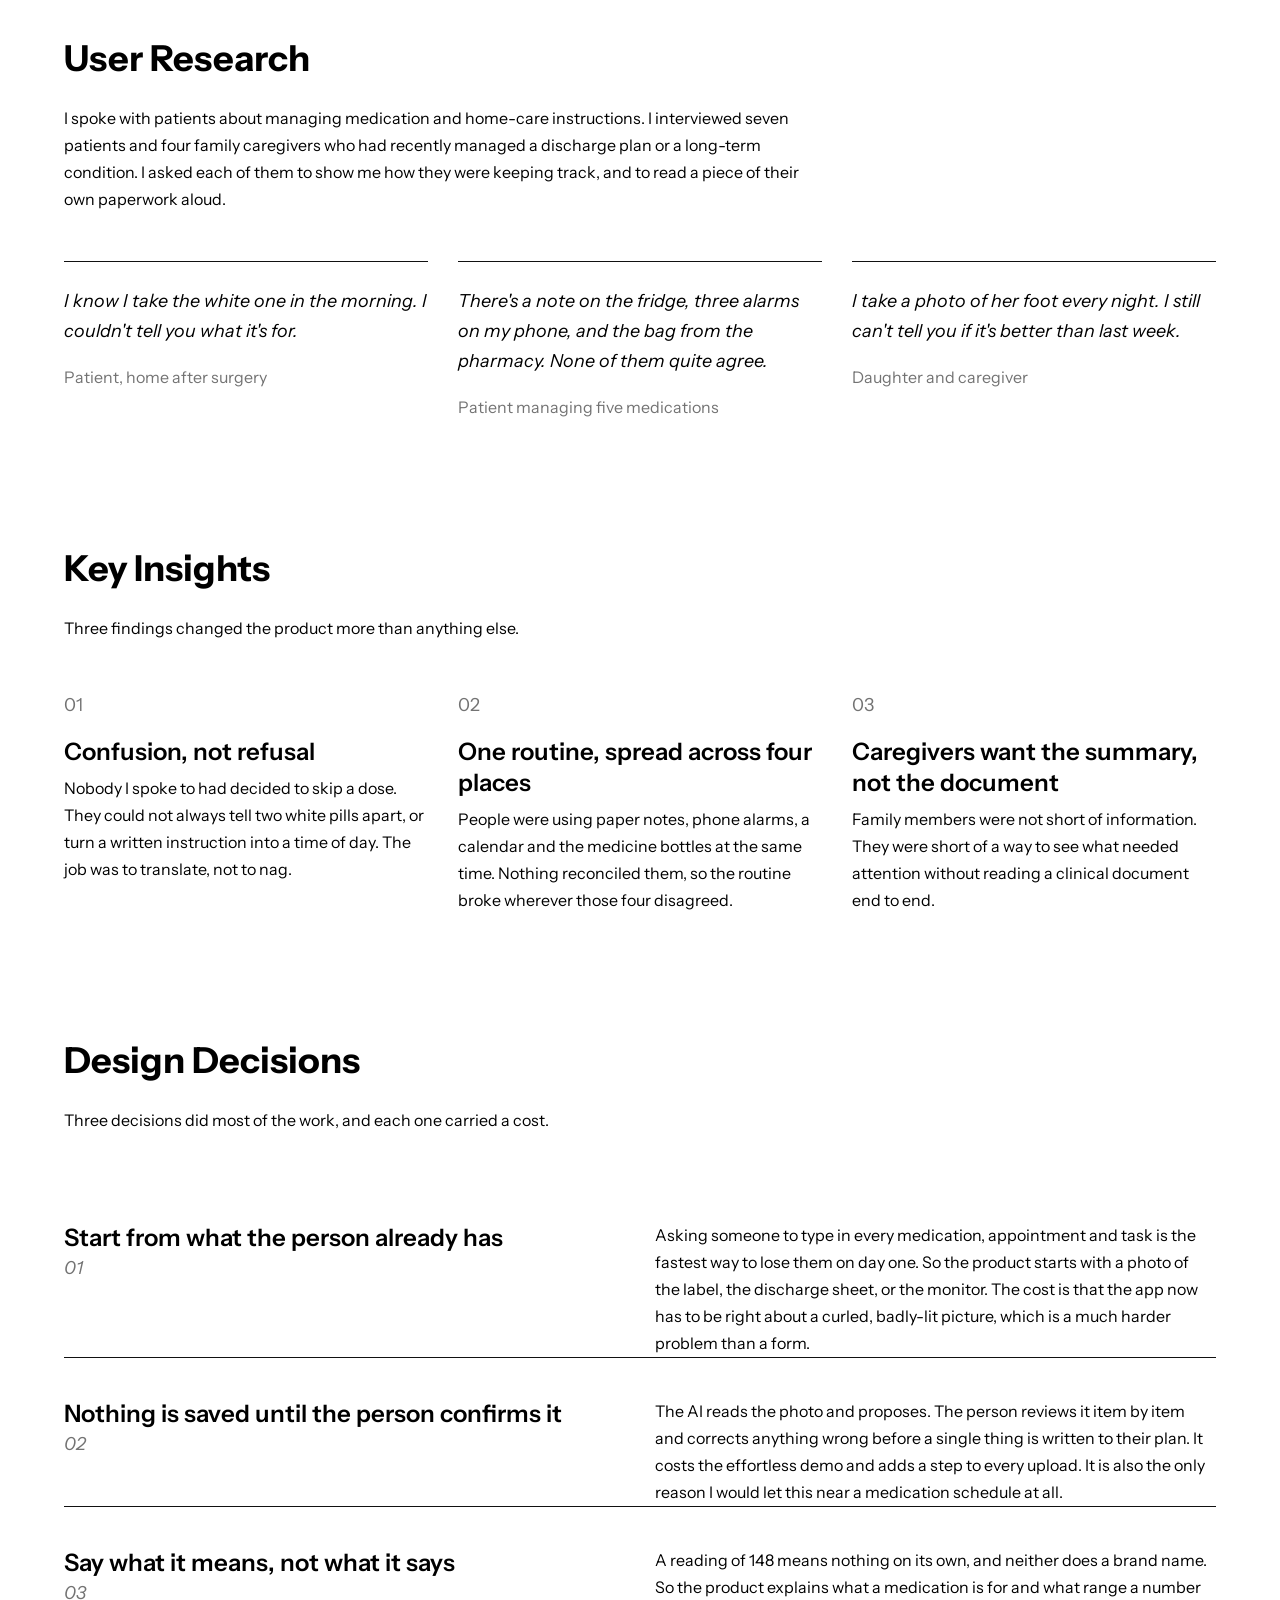
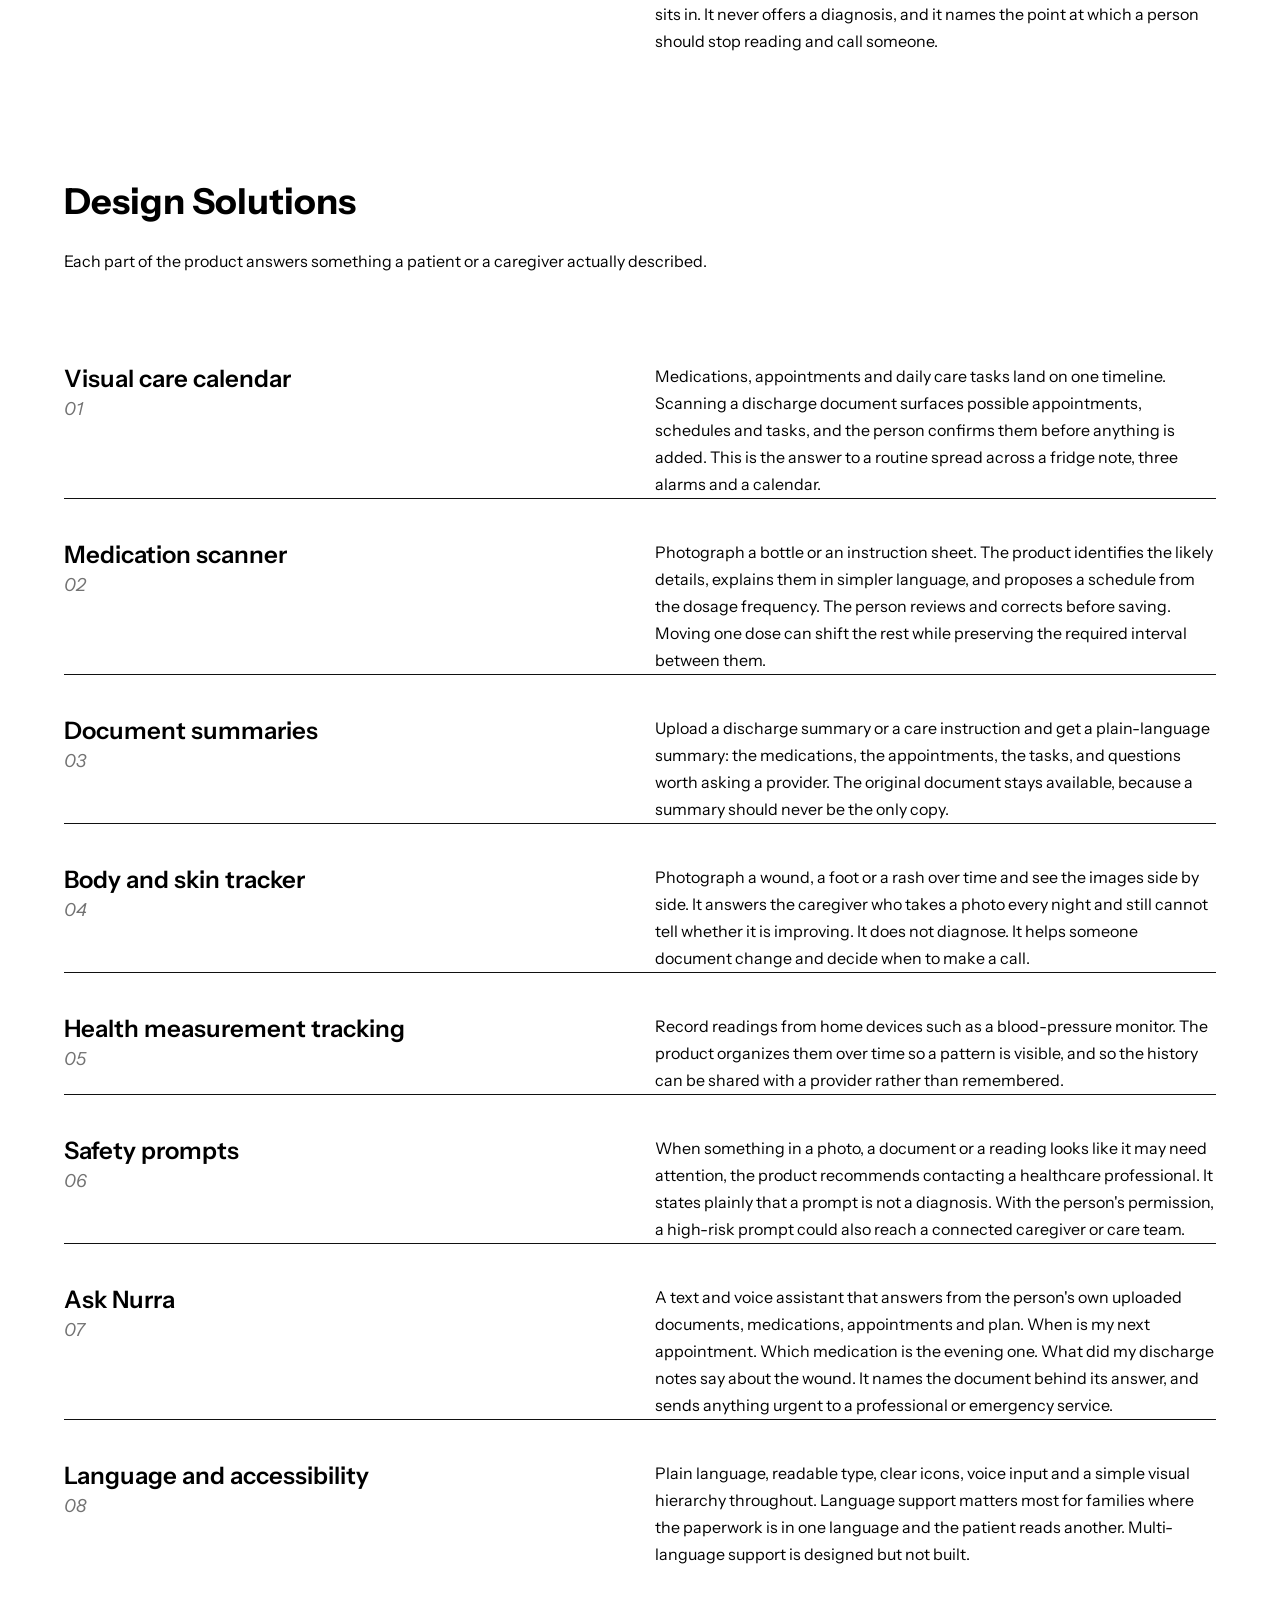
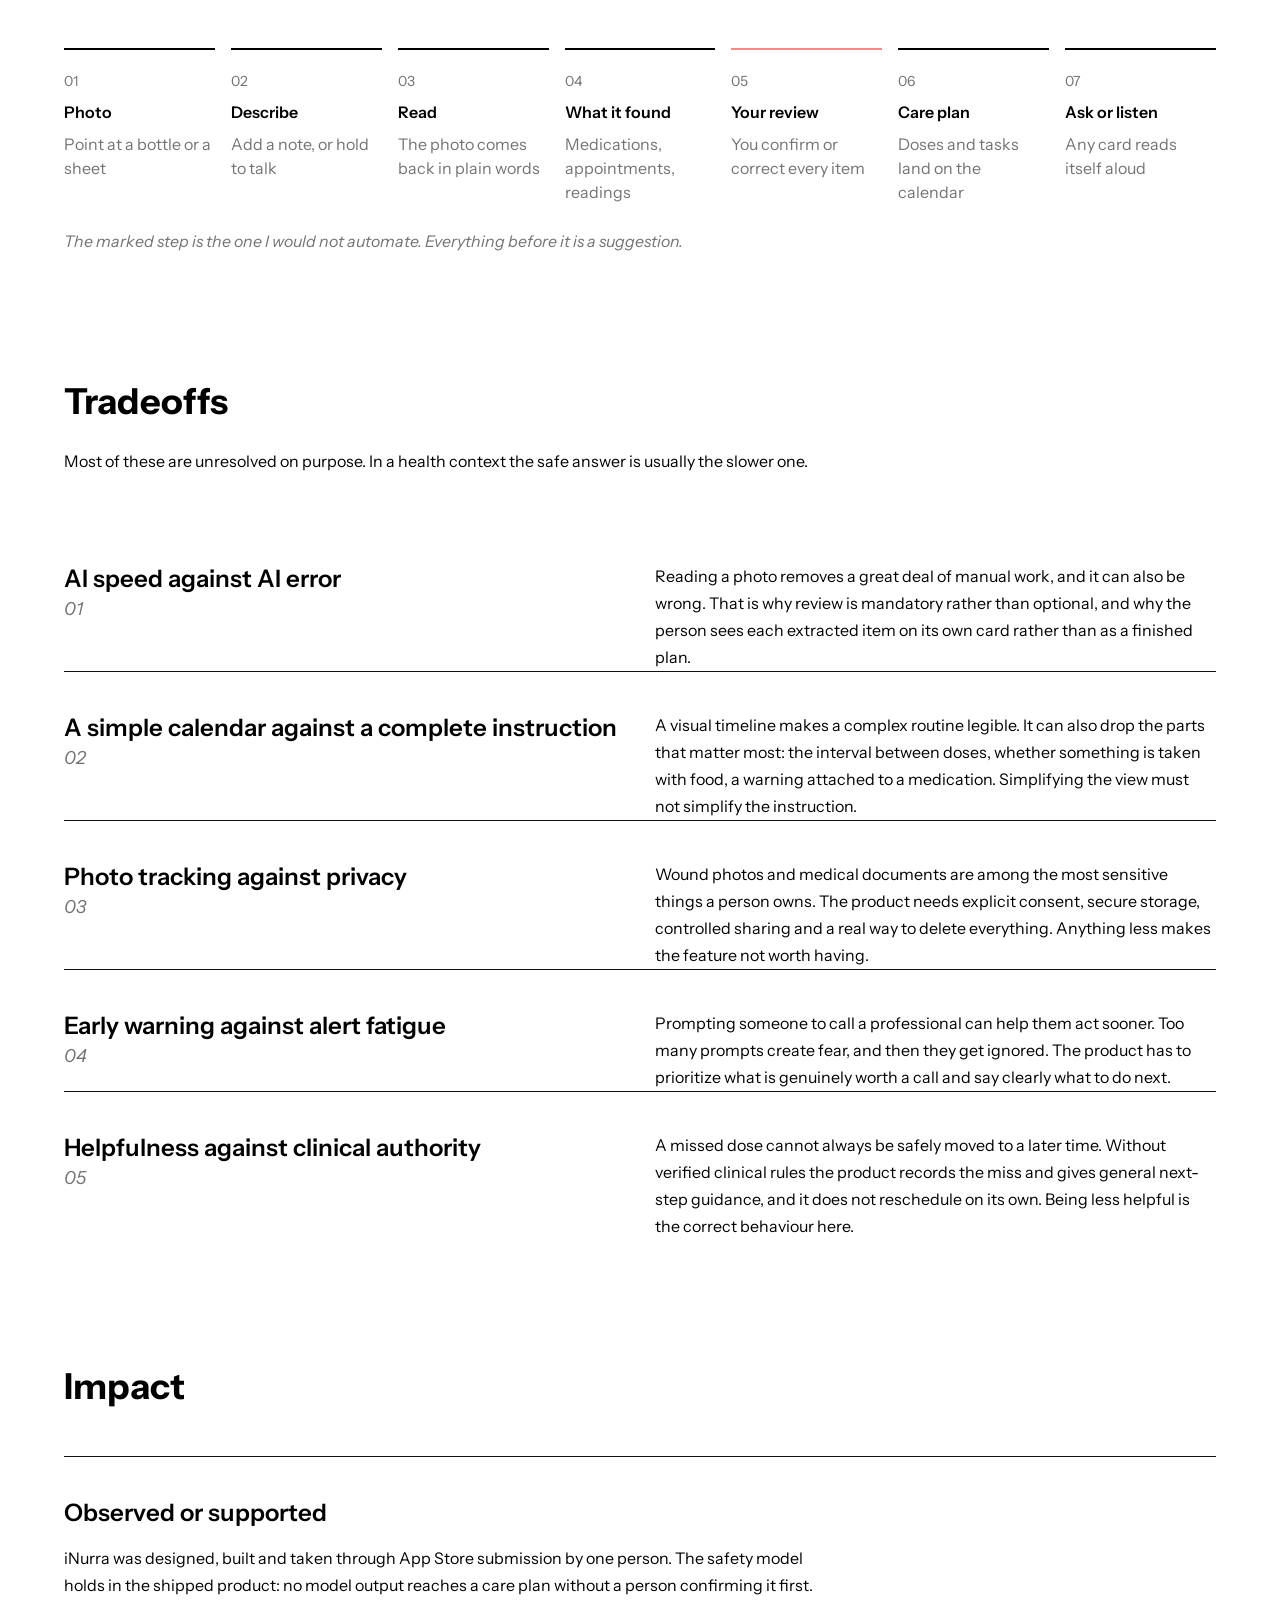
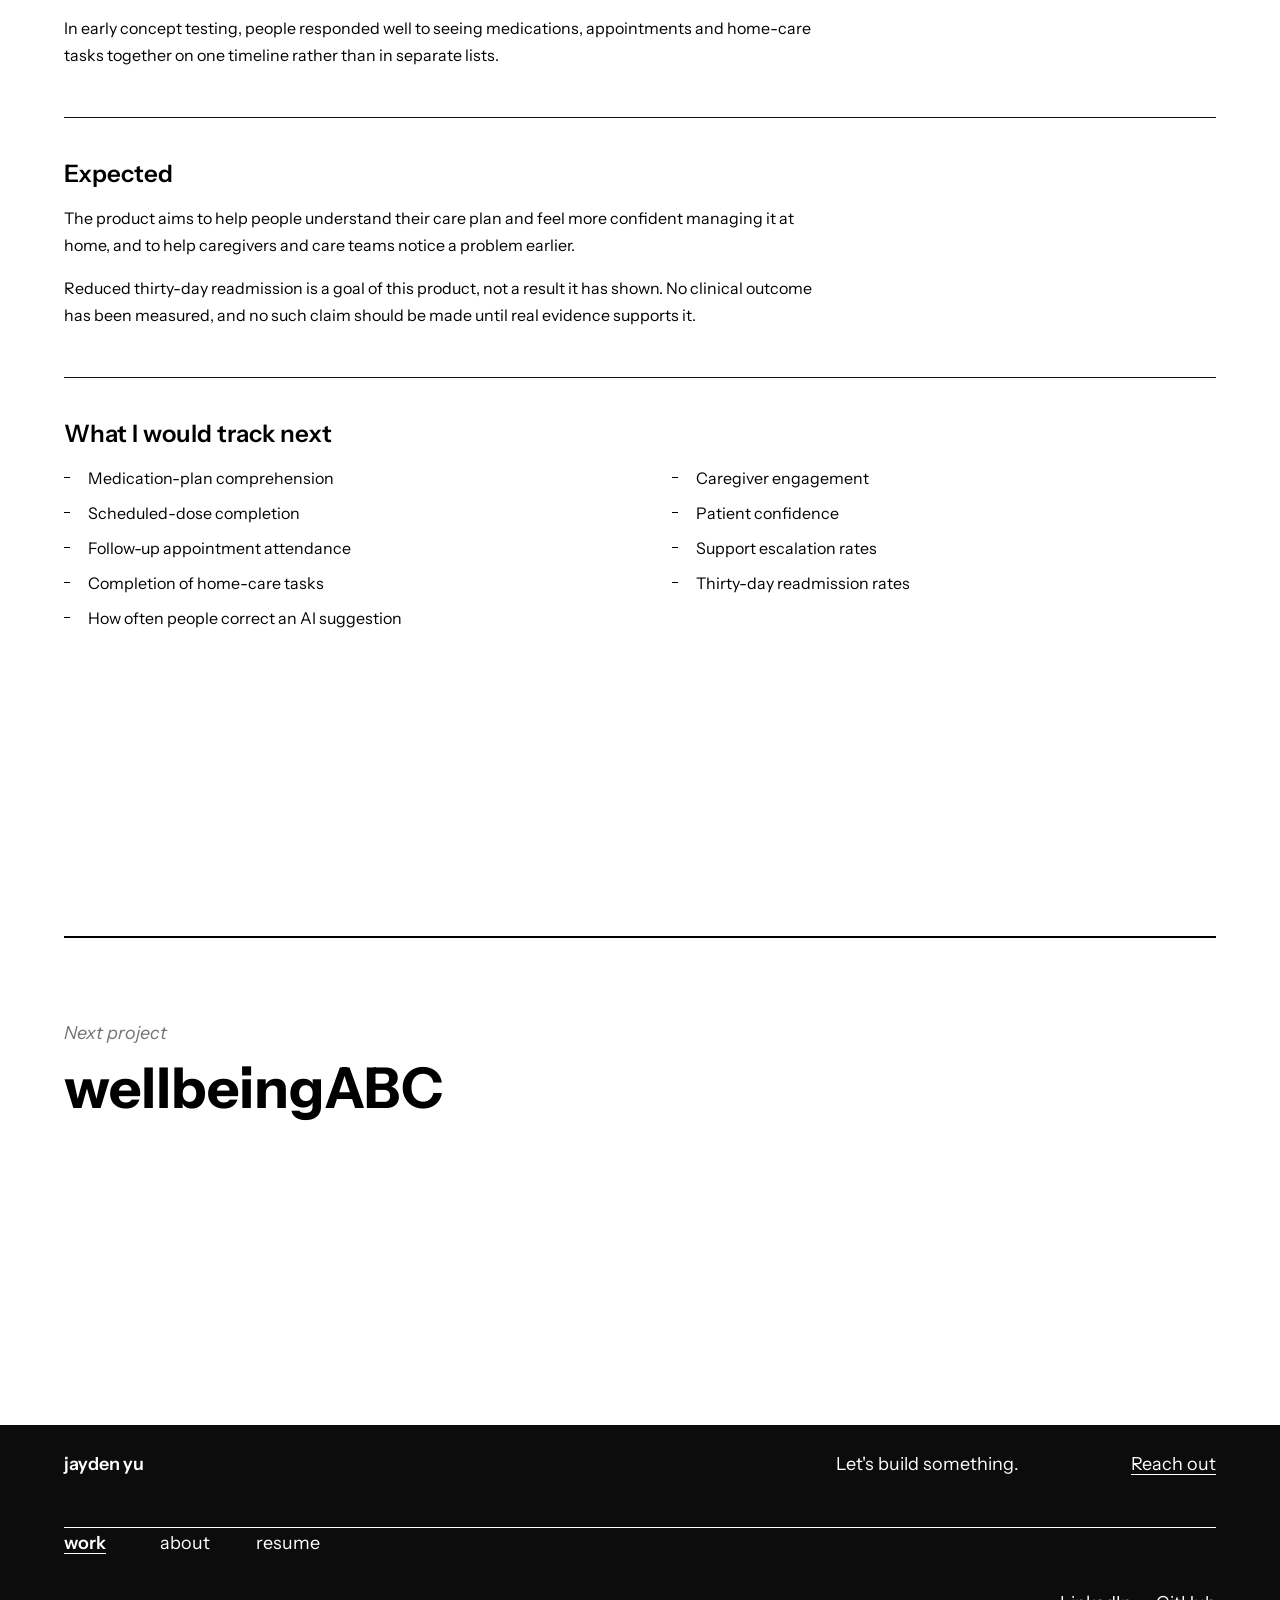
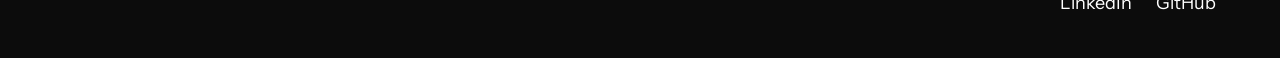
<file: work/inurra/index.html>
<!doctype html>
<html lang="en">
<head>
<meta charset="utf-8">
<meta name="viewport" content="width=device-width, initial-scale=1">
<title>iNurra — Jayden Yu</title>
<meta name="description" content="iNurra: an iOS app that turns a photo of discharge paperwork into a home care plan you can actually follow. Designed, built and shipped to the App Store solo.">
<link rel="canonical" href="https://jaydenyu0210.github.io/work/inurra/">
<meta property="og:title" content="iNurra — Jayden Yu">
<meta property="og:description" content="iNurra: an iOS app that turns a photo of discharge paperwork into a home care plan you can actually follow. Designed, built and shipped to the App Store solo.">
<meta property="og:type" content="website">
<meta property="og:url" content="https://jaydenyu0210.github.io/work/inurra/">
<meta property="og:image" content="https://jaydenyu0210.github.io/assets/inurra-thumb-1024.jpg">
<meta name="twitter:card" content="summary_large_image">
<link rel="preconnect" href="https://fonts.googleapis.com">
<link rel="preconnect" href="https://fonts.gstatic.com" crossorigin>
<link href="https://fonts.googleapis.com/css2?family=Instrument+Sans:ital,wght@0,400..700;1,400..700&display=swap" rel="stylesheet">
<link rel="stylesheet" href="/assets/site.css">
<link rel="icon" href="/assets/inurra.jpg">
<script>document.documentElement.classList.add("js");</script>
</head>
<body>
<a class="skip-link" href="#main">Skip to content</a>
<header class="nav over-cover cover-light">
  <div class="container nav-inner">
    <a class="nav-mark" href="/">jayden yu</a>
    <button class="nav-toggle" type="button" aria-expanded="false" aria-controls="nav-links" aria-label="Open menu"><i aria-hidden="true"></i></button>
    <nav class="nav-links" id="nav-links" aria-label="Primary">
      <a href="/" aria-current="true">work</a>
      <a href="/about/">about</a>
      <a href="/resume/">resume</a>
    </nav>
  </div>
</header>
<main id="main">

  <section class="cover cover-inurra">
    <div class="container grid cover-grid">
      <div class="cover-text">
        <h1 class="reveal">iNurra</h1>
        <p class="cover-descriptor reveal" data-delay="1">Home care after the hospital</p>
        <div class="cover-links reveal" data-delay="2">
          <a class="btn" href="https://apps.apple.com/us/app/inurra/id6758828697" target="_blank" rel="noopener"><span>View on the App Store</span></a>
        </div>
      </div>
      <div class="cover-art reveal rise" data-delay="1">
<picture><source type="image/webp" srcset="/assets/inurra-thumb-512.webp 512w, /assets/inurra-thumb-768.webp 768w, /assets/inurra-thumb-1024.webp 1024w" sizes="(max-width: 991px) min(460px, calc(100vw - 48px)), min(660px, 50vw)"><img src="/assets/inurra-thumb-1024.jpg" srcset="/assets/inurra-thumb-512.jpg 512w, /assets/inurra-thumb-768.jpg 768w, /assets/inurra-thumb-1024.jpg 1024w" sizes="(max-width: 991px) min(460px, calc(100vw - 48px)), min(660px, 50vw)" alt="Promotional render of iNurra on an iPhone, showing a dose reminder, today&#x27;s readings and shortcuts into the records." width="1024" height="1024" loading="eager" fetchpriority="high" decoding="async"></picture>
      </div>
    </div>
  </section>

  <section class="container cs-section">
    <p class="eyebrow reveal">PROJECT OVERVIEW</p>
    <h2 class="cs-overview-name reveal" data-delay="1">iNurra — a patient-first home-care tool</h2>
    <div class="measure-wide reveal" data-delay="2">
        <p>iNurra helps people understand and follow complex care instructions after they leave a hospital or clinic. It uses AI-assisted document and image analysis to turn the paperwork someone is already holding into a plain-language visual care plan.</p>
        <p>It is a support tool, not a medical device. It does not diagnose. Everything it reads from a photo has to be reviewed and confirmed by the person before it becomes part of their plan, and anything urgent or unclear goes to a qualified healthcare professional.</p>
    </div>
    <div class="grid cs-meta">
      <p class="col-6 v reveal">Sole designer and builder</p>
      <p class="col-6 v right reveal" data-delay="1">Jan 2026 — Present</p>
    </div>
    <p class="cs-meta-note reveal">Designed and built solo, and AI-paired throughout with Claude Code.</p>
  </section>

  <section class="container cs-section">
    <h2 class="reveal">Problem</h2>
    <div class="measure reveal" data-delay="1">
        <p>Someone leaves the hospital holding a folder. Inside are several medications on different schedules, brand names sitting next to generic names, a follow-up appointment, and a line telling them to check their blood pressure every day.</p>
        <p>They may also need to watch a wound, read documents written for clinicians rather than for them, and work out on their own when something is worth a phone call.</p>
        <p>When those instructions are hard to follow, doses get missed and appointments slip. Some people end up back in hospital. Hospitals carry real cost and operational pressure from readmissions that could have been avoided. The goal was to turn that lose-lose into something better for patients, caregivers and care teams.</p>
    </div>
  </section>

  <section class="container cs-section">
    <h2 class="reveal">My Role</h2>
    <div class="measure reveal" data-delay="1">
      <p>I have designed and built iNurra on my own since January 2026, and I am still working on it. I am not a clinician, so I framed the problem around what a person is physically holding when they get home rather than around clinical practice.</p>
        <ul class="role-list">
          <li>Framed the problem from what patients are physically holding when they get home, rather than from clinical workflow.</li>
          <li>Interviewed patients and family caregivers, and used what they said to decide what the product would and would not do.</li>
          <li>Designed the flows, the information architecture and the screens, working inside an existing design system rather than building a visual identity.</li>
          <li>Wrote the plain-language content, including how the product explains a medication and how it phrases a safety prompt.</li>
          <li>Set the safety boundaries: no diagnosis, no silent writes, and a mandatory human review before anything reaches a care plan.</li>
          <li>Built it and took it through App Store submission, and AI-paired throughout with Claude Code.</li>
        </ul>
    </div>
  </section>

  <section class="container cs-section">
    <h2 class="reveal">Target Users</h2>
    <div class="measure reveal" data-delay="1">
      <p>The product is built for people managing care at home, and for the people helping them. That includes older adults with complex medication routines, and people facing a language or health-literacy barrier.</p>
    </div>
    <div class="grid cards">
        <div class="col-4 card reveal rise" data-delay="0">
          <span class="card-num">01</span>
          <h3>The patient who just got home</h3>
          <p>Tired, often sore, sometimes reading through the wrong glasses. They need one question answered before anything else: what do I take, and when.</p>
        </div>
        <div class="col-4 card reveal rise" data-delay="1">
          <span class="card-num">02</span>
          <h3>The family member helping</h3>
          <p>Usually an adult child, often managing care remotely. They want to know what needs attention without reading every page of a discharge summary.</p>
        </div>
        <div class="col-4 card reveal rise" data-delay="2">
          <span class="card-num">03</span>
          <h3>The care team</h3>
          <p>Clinicians who would benefit from earlier signal when something at home is going wrong. The provider-facing side is a concept and is not built.</p>
        </div>
    </div>
  </section>

  <section class="container cs-section">
    <h2 class="reveal">User Research</h2>
    <div class="measure reveal" data-delay="1">
      <p>I spoke with patients about managing medication and home-care instructions. I interviewed seven patients and four family caregivers who had recently managed a discharge plan or a long-term condition. I asked each of them to show me how they were keeping track, and to read a piece of their own paperwork aloud.</p>
    </div>
    <div class="grid quotes">
        <figure class="quote col-4 reveal rise" data-delay="0">
          <blockquote><p>I know I take the white one in the morning. I couldn&#x27;t tell you what it&#x27;s for.</p></blockquote>
          <figcaption>Patient, home after surgery</figcaption>
        </figure>
        <figure class="quote col-4 reveal rise" data-delay="1">
          <blockquote><p>There&#x27;s a note on the fridge, three alarms on my phone, and the bag from the pharmacy. None of them quite agree.</p></blockquote>
          <figcaption>Patient managing five medications</figcaption>
        </figure>
        <figure class="quote col-4 reveal rise" data-delay="2">
          <blockquote><p>I take a photo of her foot every night. I still can&#x27;t tell you if it&#x27;s better than last week.</p></blockquote>
          <figcaption>Daughter and caregiver</figcaption>
        </figure>
    </div>
  </section>

  <section class="container cs-section">
    <h2 class="reveal">Key Insights</h2>
    <div class="measure reveal" data-delay="1">
      <p>Three findings changed the product more than anything else.</p>
    </div>
    <div class="grid cards">
        <div class="col-4 card reveal rise" data-delay="0">
          <span class="card-num">01</span>
          <h3>Confusion, not refusal</h3>
          <p>Nobody I spoke to had decided to skip a dose. They could not always tell two white pills apart, or turn a written instruction into a time of day. The job was to translate, not to nag.</p>
        </div>
        <div class="col-4 card reveal rise" data-delay="1">
          <span class="card-num">02</span>
          <h3>One routine, spread across four places</h3>
          <p>People were using paper notes, phone alarms, a calendar and the medicine bottles at the same time. Nothing reconciled them, so the routine broke wherever those four disagreed.</p>
        </div>
        <div class="col-4 card reveal rise" data-delay="2">
          <span class="card-num">03</span>
          <h3>Caregivers want the summary, not the document</h3>
          <p>Family members were not short of information. They were short of a way to see what needed attention without reading a clinical document end to end.</p>
        </div>
    </div>
  </section>

  <section class="container cs-section">
    <h2 class="reveal">Design Decisions</h2>
    <div class="measure reveal" data-delay="1">
      <p>Three decisions did most of the work, and each one carried a cost.</p>
    </div>
    <div class="run">
        <div class="grid run-item">
          <div class="col-6 reveal">
            <h3>Start from what the person already has</h3>
            <p class="lead">01</p>
          </div>
          <div class="col-6 body reveal" data-delay="1">
            <p>Asking someone to type in every medication, appointment and task is the fastest way to lose them on day one. So the product starts with a photo of the label, the discharge sheet, or the monitor. The cost is that the app now has to be right about a curled, badly-lit picture, which is a much harder problem than a form.</p>
          </div>
        </div>
        <div class="grid run-item">
          <div class="col-6 reveal">
            <h3>Nothing is saved until the person confirms it</h3>
            <p class="lead">02</p>
          </div>
          <div class="col-6 body reveal" data-delay="1">
            <p>The AI reads the photo and proposes. The person reviews it item by item and corrects anything wrong before a single thing is written to their plan. It costs the effortless demo and adds a step to every upload. It is also the only reason I would let this near a medication schedule at all.</p>
          </div>
        </div>
        <div class="grid run-item">
          <div class="col-6 reveal">
            <h3>Say what it means, not what it says</h3>
            <p class="lead">03</p>
          </div>
          <div class="col-6 body reveal" data-delay="1">
            <p>A reading of 148 means nothing on its own, and neither does a brand name. So the product explains what a medication is for and what range a number sits in. It never offers a diagnosis, and it names the point at which a person should stop reading and call someone.</p>
          </div>
        </div>
    </div>
  </section>

  <section class="container cs-section">
    <h2 class="reveal">Design Solutions</h2>
    <div class="measure reveal" data-delay="1">
      <p>Each part of the product answers something a patient or a caregiver actually described.</p>
    </div>
    <div class="run">
        <div class="grid run-item">
          <div class="col-6 reveal">
            <h3>Visual care calendar</h3>
            <p class="lead">01</p>
          </div>
          <div class="col-6 body reveal" data-delay="1">
            <p>Medications, appointments and daily care tasks land on one timeline. Scanning a discharge document surfaces possible appointments, schedules and tasks, and the person confirms them before anything is added. This is the answer to a routine spread across a fridge note, three alarms and a calendar.</p>
          </div>
        </div>
        <div class="grid run-item">
          <div class="col-6 reveal">
            <h3>Medication scanner</h3>
            <p class="lead">02</p>
          </div>
          <div class="col-6 body reveal" data-delay="1">
            <p>Photograph a bottle or an instruction sheet. The product identifies the likely details, explains them in simpler language, and proposes a schedule from the dosage frequency. The person reviews and corrects before saving. Moving one dose can shift the rest while preserving the required interval between them.</p>
          </div>
        </div>
        <div class="grid run-item">
          <div class="col-6 reveal">
            <h3>Document summaries</h3>
            <p class="lead">03</p>
          </div>
          <div class="col-6 body reveal" data-delay="1">
            <p>Upload a discharge summary or a care instruction and get a plain-language summary: the medications, the appointments, the tasks, and questions worth asking a provider. The original document stays available, because a summary should never be the only copy.</p>
          </div>
        </div>
        <div class="grid run-item">
          <div class="col-6 reveal">
            <h3>Body and skin tracker</h3>
            <p class="lead">04</p>
          </div>
          <div class="col-6 body reveal" data-delay="1">
            <p>Photograph a wound, a foot or a rash over time and see the images side by side. It answers the caregiver who takes a photo every night and still cannot tell whether it is improving. It does not diagnose. It helps someone document change and decide when to make a call.</p>
          </div>
        </div>
        <div class="grid run-item">
          <div class="col-6 reveal">
            <h3>Health measurement tracking</h3>
            <p class="lead">05</p>
          </div>
          <div class="col-6 body reveal" data-delay="1">
            <p>Record readings from home devices such as a blood-pressure monitor. The product organizes them over time so a pattern is visible, and so the history can be shared with a provider rather than remembered.</p>
          </div>
        </div>
        <div class="grid run-item">
          <div class="col-6 reveal">
            <h3>Safety prompts</h3>
            <p class="lead">06</p>
          </div>
          <div class="col-6 body reveal" data-delay="1">
            <p>When something in a photo, a document or a reading looks like it may need attention, the product recommends contacting a healthcare professional. It states plainly that a prompt is not a diagnosis. With the person&#x27;s permission, a high-risk prompt could also reach a connected caregiver or care team.</p>
          </div>
        </div>
        <div class="grid run-item">
          <div class="col-6 reveal">
            <h3>Ask Nurra</h3>
            <p class="lead">07</p>
          </div>
          <div class="col-6 body reveal" data-delay="1">
            <p>A text and voice assistant that answers from the person&#x27;s own uploaded documents, medications, appointments and plan. When is my next appointment. Which medication is the evening one. What did my discharge notes say about the wound. It names the document behind its answer, and sends anything urgent to a professional or emergency service.</p>
          </div>
        </div>
        <div class="grid run-item">
          <div class="col-6 reveal">
            <h3>Language and accessibility</h3>
            <p class="lead">08</p>
          </div>
          <div class="col-6 body reveal" data-delay="1">
            <p>Plain language, readable type, clear icons, voice input and a simple visual hierarchy throughout. Language support matters most for families where the paperwork is in one language and the patient reads another. Multi-language support is designed but not built.</p>
          </div>
        </div>
    </div>
    <div class="flow">
        <div class="flow-step reveal rise" data-delay="0">
          <span class="n">01</span>
          <span class="l">Photo</span>
          <span class="d">Point at a bottle or a sheet</span>
        </div>
        <div class="flow-step reveal rise" data-delay="1">
          <span class="n">02</span>
          <span class="l">Describe</span>
          <span class="d">Add a note, or hold to talk</span>
        </div>
        <div class="flow-step reveal rise" data-delay="2">
          <span class="n">03</span>
          <span class="l">Read</span>
          <span class="d">The photo comes back in plain words</span>
        </div>
        <div class="flow-step reveal rise" data-delay="3">
          <span class="n">04</span>
          <span class="l">What it found</span>
          <span class="d">Medications, appointments, readings</span>
        </div>
        <div class="flow-step is-gate reveal rise" data-delay="3">
          <span class="n">05</span>
          <span class="l">Your review</span>
          <span class="d">You confirm or correct every item</span>
        </div>
        <div class="flow-step reveal rise" data-delay="3">
          <span class="n">06</span>
          <span class="l">Care plan</span>
          <span class="d">Doses and tasks land on the calendar</span>
        </div>
        <div class="flow-step reveal rise" data-delay="3">
          <span class="n">07</span>
          <span class="l">Ask or listen</span>
          <span class="d">Any card reads itself aloud</span>
        </div>
    </div>
    <p class="flow-note reveal">The marked step is the one I would not automate. Everything before it is a suggestion.</p>
  </section>

  <section class="container cs-section">
    <h2 class="reveal">Tradeoffs</h2>
    <div class="measure reveal" data-delay="1">
      <p>Most of these are unresolved on purpose. In a health context the safe answer is usually the slower one.</p>
    </div>
    <div class="run">
        <div class="grid run-item">
          <div class="col-6 reveal">
            <h3>AI speed against AI error</h3>
            <p class="lead">01</p>
          </div>
          <div class="col-6 body reveal" data-delay="1">
            <p>Reading a photo removes a great deal of manual work, and it can also be wrong. That is why review is mandatory rather than optional, and why the person sees each extracted item on its own card rather than as a finished plan.</p>
          </div>
        </div>
        <div class="grid run-item">
          <div class="col-6 reveal">
            <h3>A simple calendar against a complete instruction</h3>
            <p class="lead">02</p>
          </div>
          <div class="col-6 body reveal" data-delay="1">
            <p>A visual timeline makes a complex routine legible. It can also drop the parts that matter most: the interval between doses, whether something is taken with food, a warning attached to a medication. Simplifying the view must not simplify the instruction.</p>
          </div>
        </div>
        <div class="grid run-item">
          <div class="col-6 reveal">
            <h3>Photo tracking against privacy</h3>
            <p class="lead">03</p>
          </div>
          <div class="col-6 body reveal" data-delay="1">
            <p>Wound photos and medical documents are among the most sensitive things a person owns. The product needs explicit consent, secure storage, controlled sharing and a real way to delete everything. Anything less makes the feature not worth having.</p>
          </div>
        </div>
        <div class="grid run-item">
          <div class="col-6 reveal">
            <h3>Early warning against alert fatigue</h3>
            <p class="lead">04</p>
          </div>
          <div class="col-6 body reveal" data-delay="1">
            <p>Prompting someone to call a professional can help them act sooner. Too many prompts create fear, and then they get ignored. The product has to prioritize what is genuinely worth a call and say clearly what to do next.</p>
          </div>
        </div>
        <div class="grid run-item">
          <div class="col-6 reveal">
            <h3>Helpfulness against clinical authority</h3>
            <p class="lead">05</p>
          </div>
          <div class="col-6 body reveal" data-delay="1">
            <p>A missed dose cannot always be safely moved to a later time. Without verified clinical rules the product records the miss and gives general next-step guidance, and it does not reschedule on its own. Being less helpful is the correct behaviour here.</p>
          </div>
        </div>
    </div>
  </section>

  <section class="container cs-section" style="padding-bottom:var(--s-9)">
    <h2 class="reveal">Impact</h2>
    <div class="impact">
      <div class="impact-block reveal">
        <h3>Observed or supported</h3>
        <div class="measure">
        <p>iNurra was designed, built and taken through App Store submission by one person. The safety model holds in the shipped product: no model output reaches a care plan without a person confirming it first.</p>
        <p>In early concept testing, people responded well to seeing medications, appointments and home-care tasks together on one timeline rather than in separate lists.</p>
        </div>
      </div>
      <div class="impact-block reveal">
        <h3>Expected</h3>
        <div class="measure">
        <p>The product aims to help people understand their care plan and feel more confident managing it at home, and to help caregivers and care teams notice a problem earlier.</p>
        <p>Reduced thirty-day readmission is a goal of this product, not a result it has shown. No clinical outcome has been measured, and no such claim should be made until real evidence supports it.</p>
        </div>
      </div>
      <div class="impact-block reveal">
        <h3>What I would track next</h3>
        <ul class="metric-list">
          <li>Medication-plan comprehension</li>
          <li>Scheduled-dose completion</li>
          <li>Follow-up appointment attendance</li>
          <li>Completion of home-care tasks</li>
          <li>How often people correct an AI suggestion</li>
          <li>Caregiver engagement</li>
          <li>Patient confidence</li>
          <li>Support escalation rates</li>
          <li>Thirty-day readmission rates</li>
        </ul>
      </div>
    </div>
  </section>

  <div class="container">
    <a class="next-band" href="/work/wellbeingabc/">
      <span class="k">Next project</span>
      <span class="n">wellbeingABC</span>
    </a>
  </div>

</main>
<footer class="site-footer">
  <div class="container">
    <div class="grid footer-a">
      <span class="footer-mark">jayden yu</span>
      <span class="footer-cta">Let&#x27;s build something.</span>
      <span class="footer-mail"><a href="mailto:jiaweiyu2009@gmail.com">Reach out</a></span>
    </div>
    <hr class="footer-seam">
    <div class="grid footer-b">
      <nav aria-label="Footer">
        <a href="/" aria-current="page">work</a>
        <a href="/about/">about</a>
        <a href="/resume/">resume</a>
      </nav>
      <div class="social">
        <a href="https://www.linkedin.com/in/jaydenyu0210" rel="me noopener" target="_blank">LinkedIn</a>
        <a href="https://github.com/jaydenyu0210" rel="me noopener" target="_blank">GitHub</a>
      </div>
    </div>
  </div>
</footer>
<script src="/assets/site.js" defer></script>
</body>
</html>
</file>
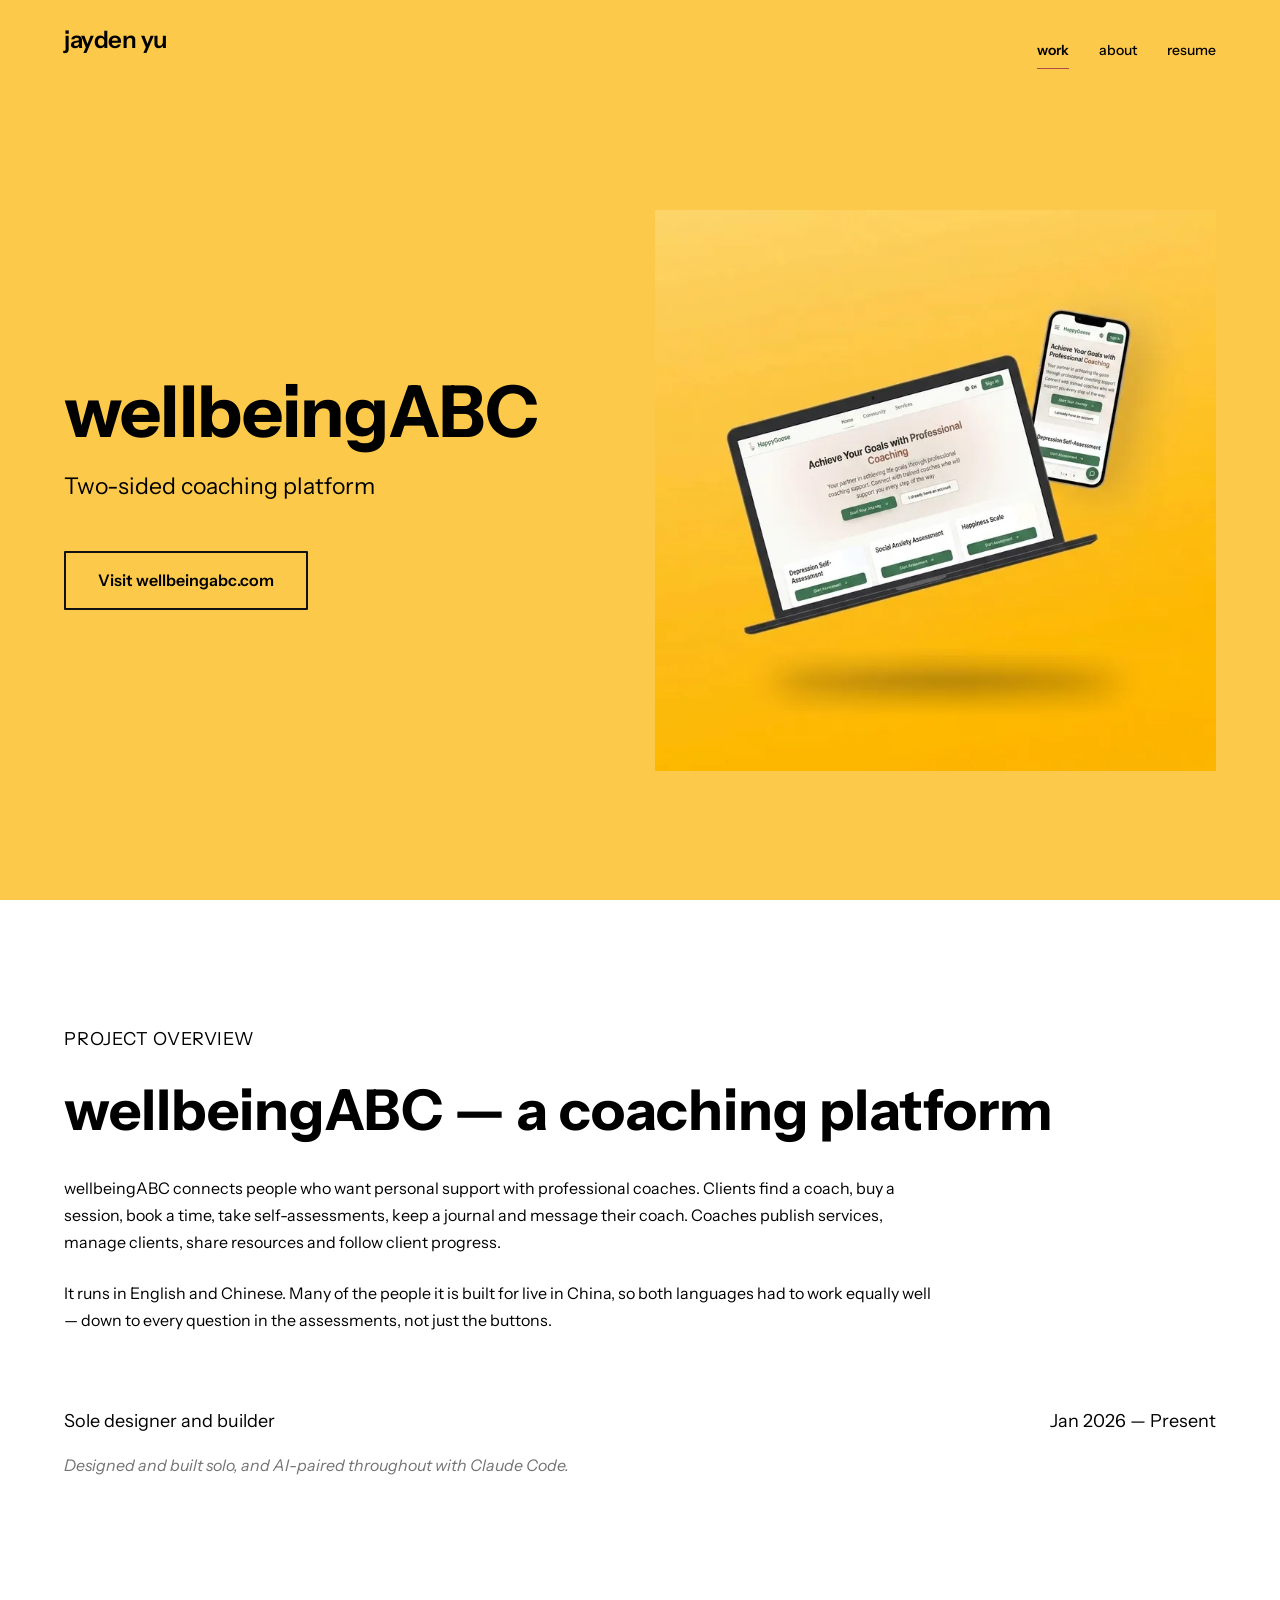
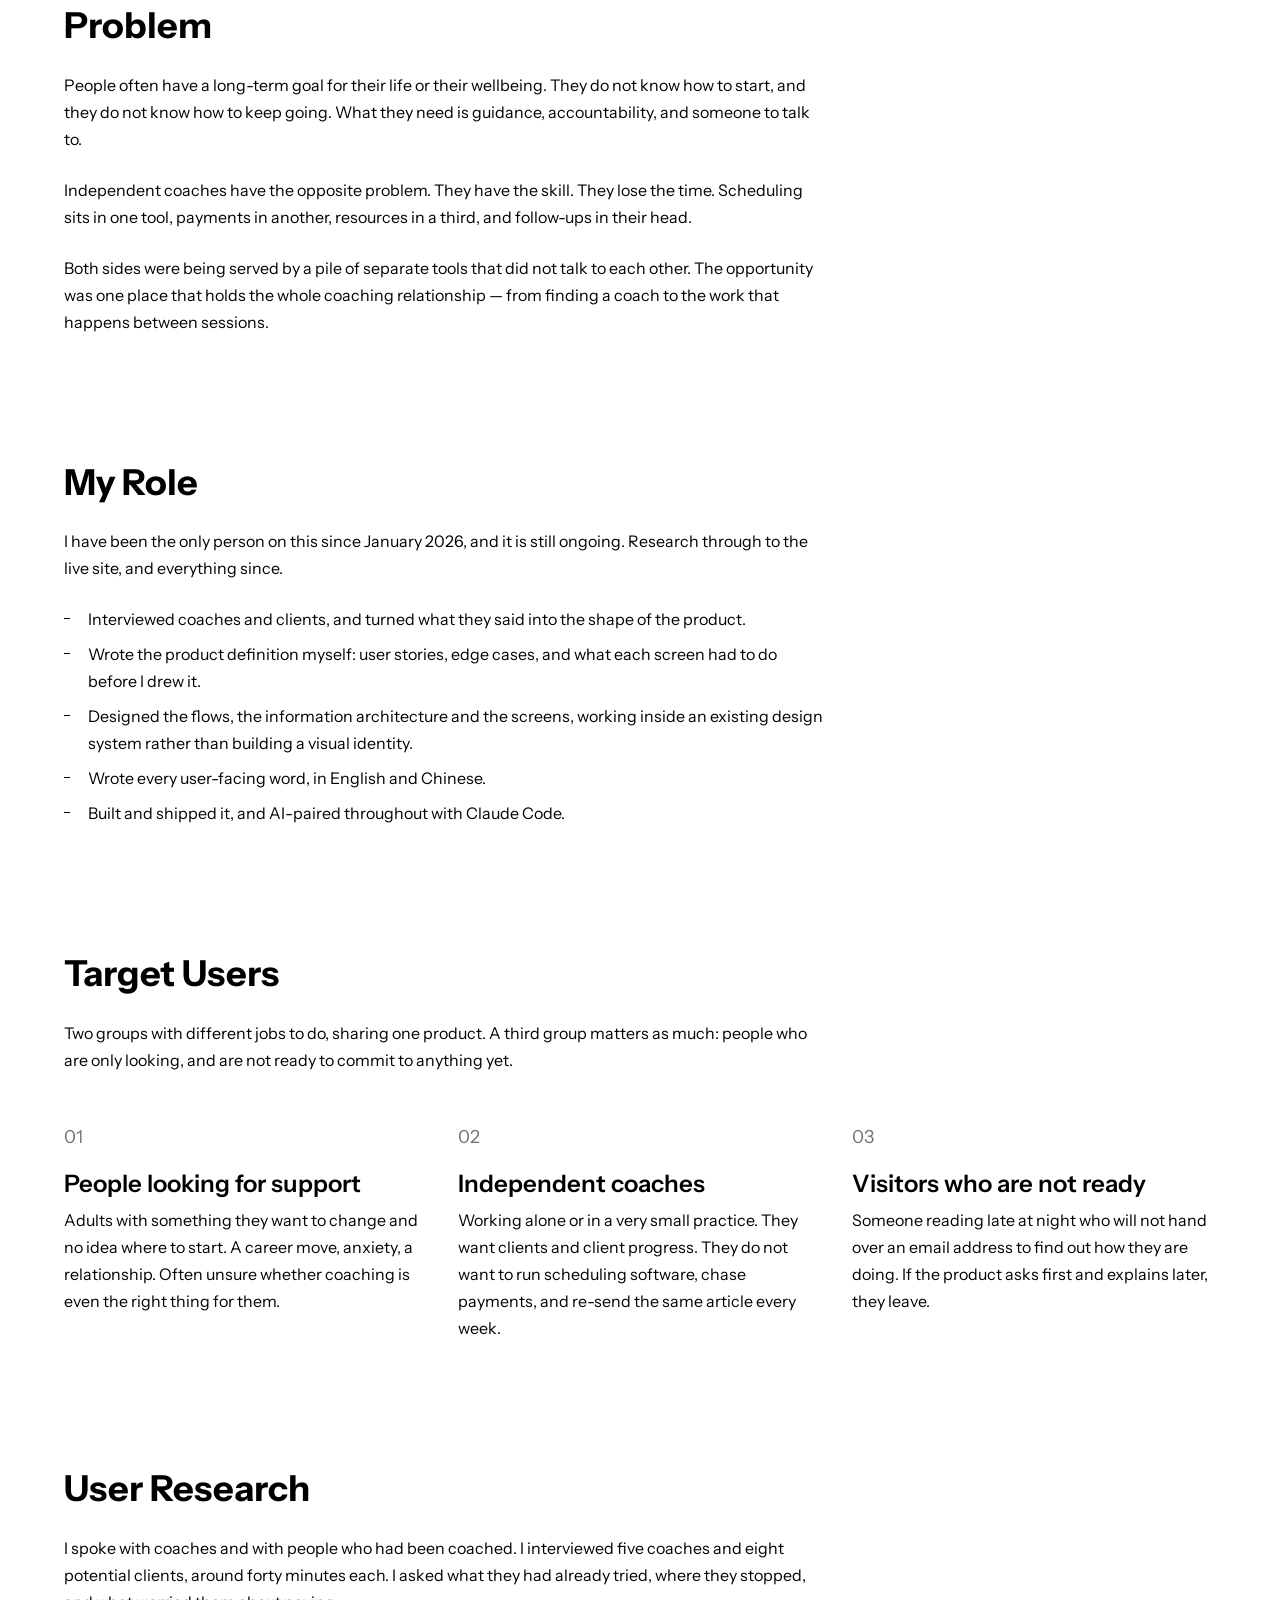
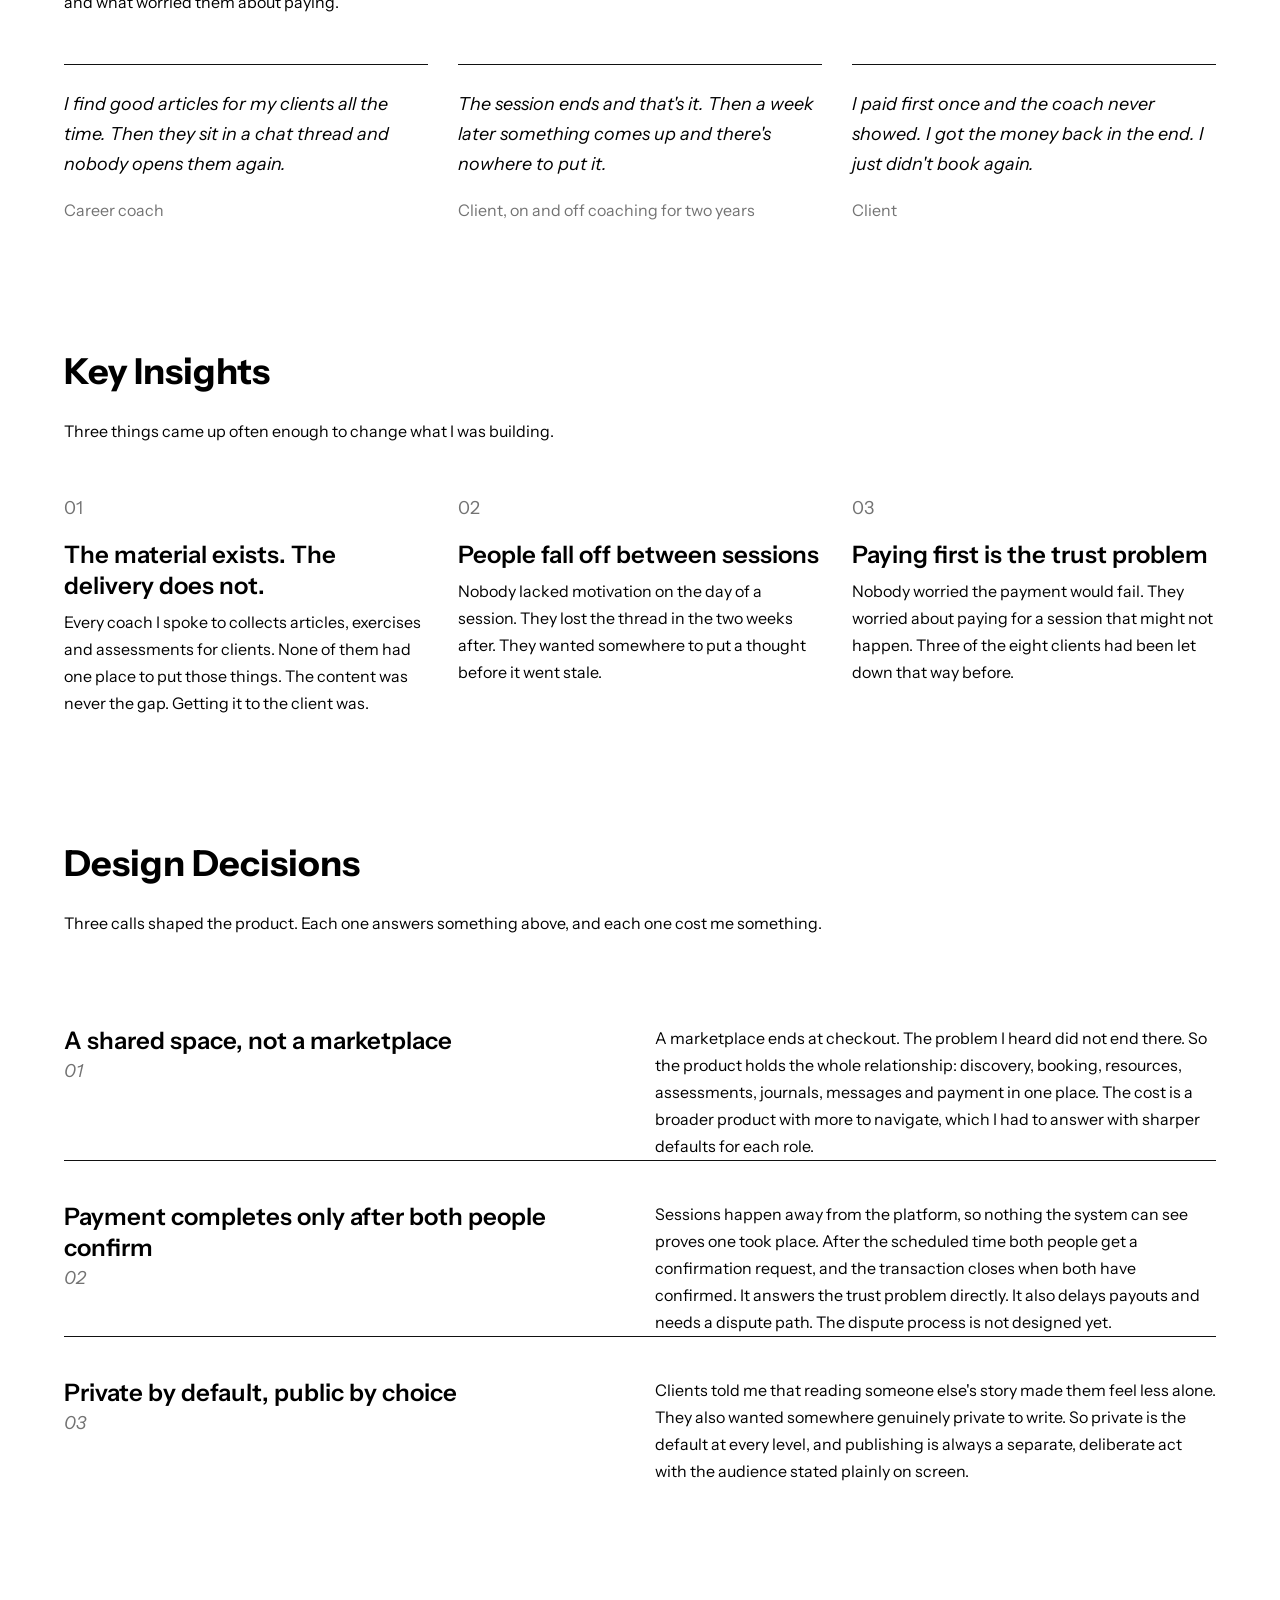
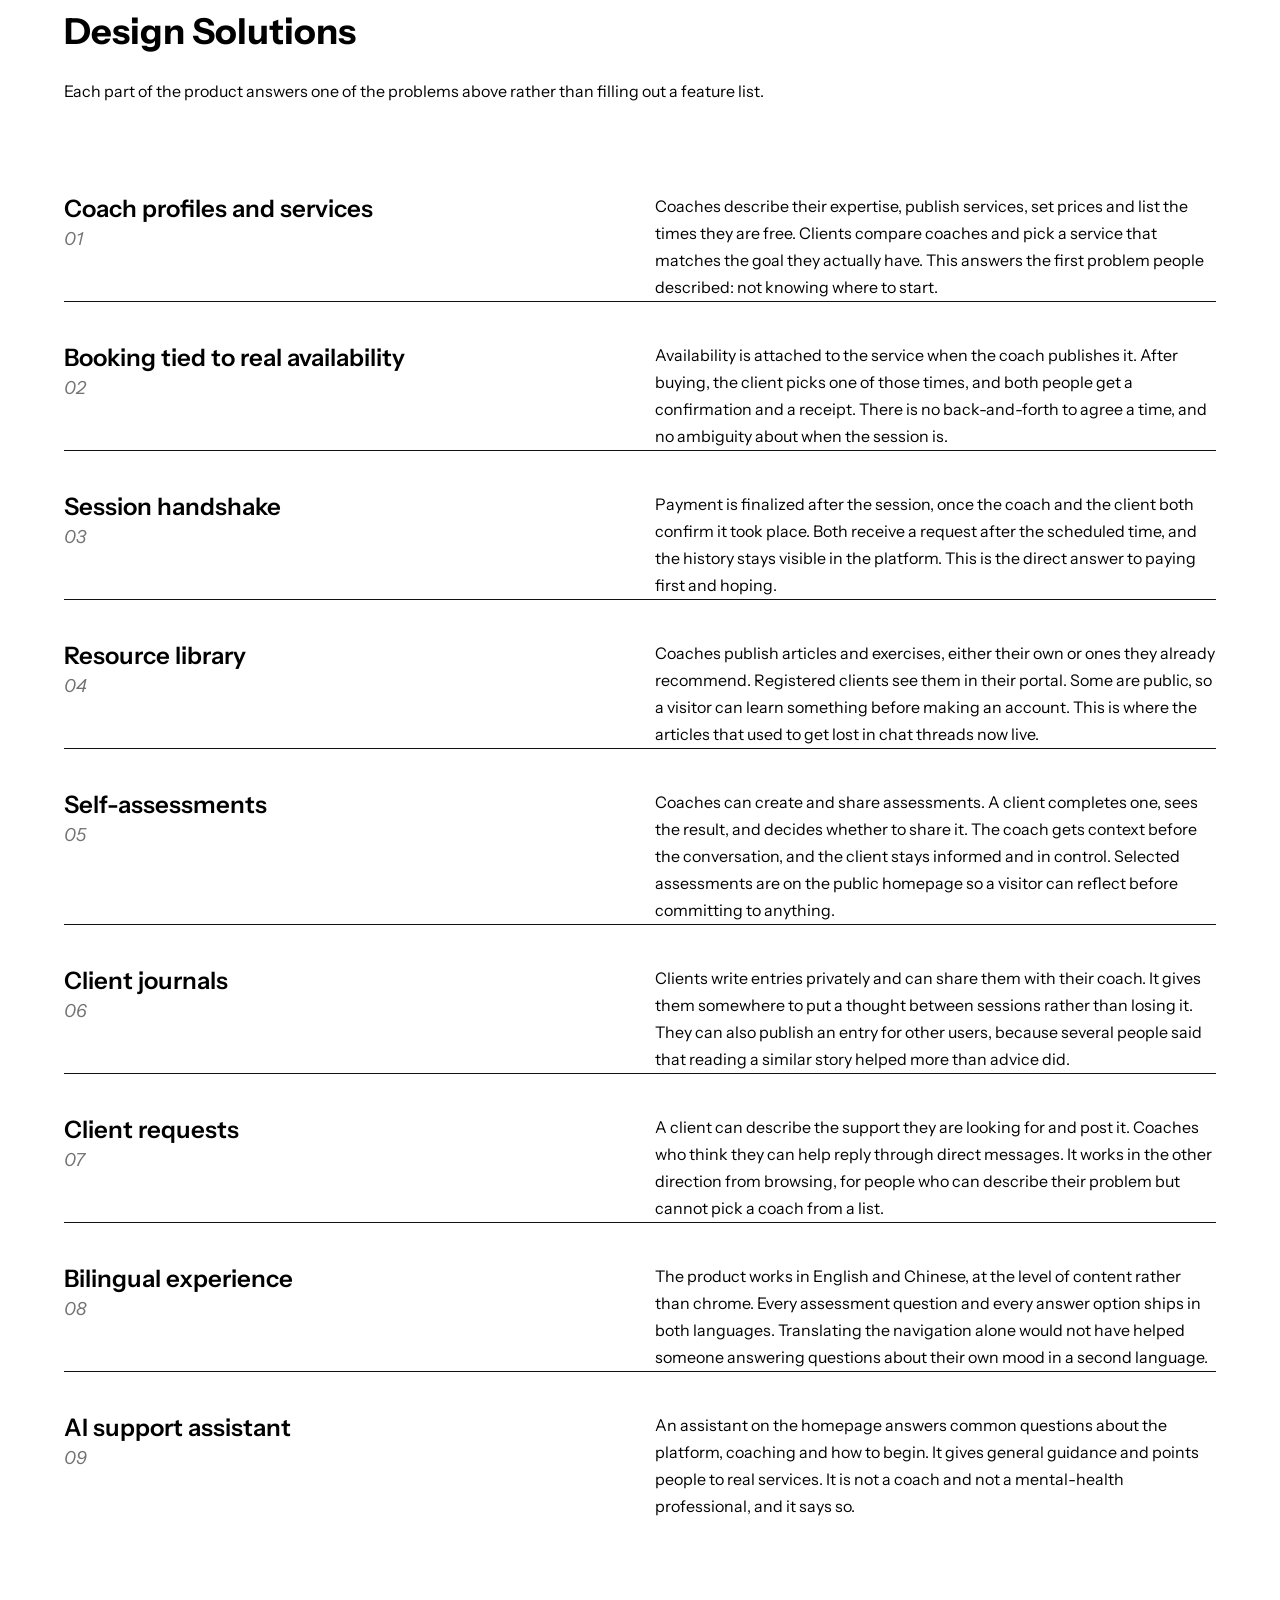
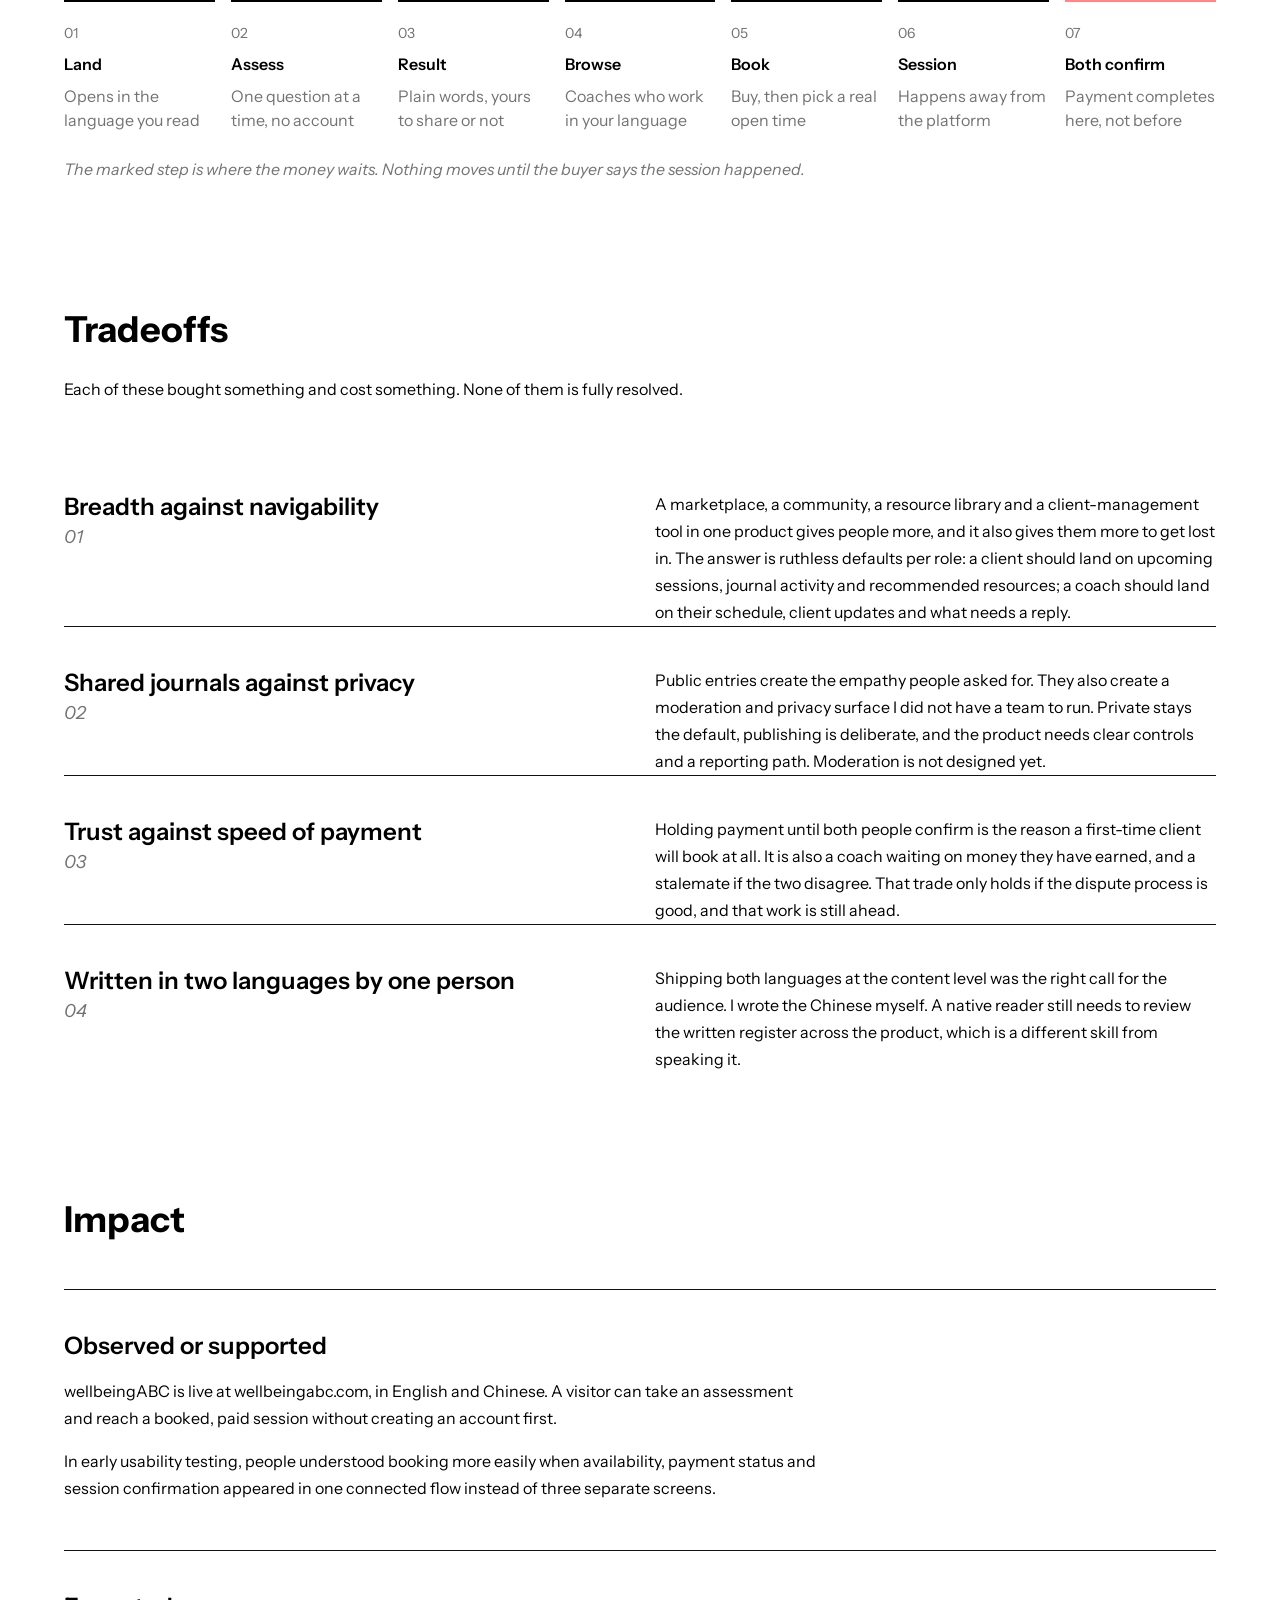
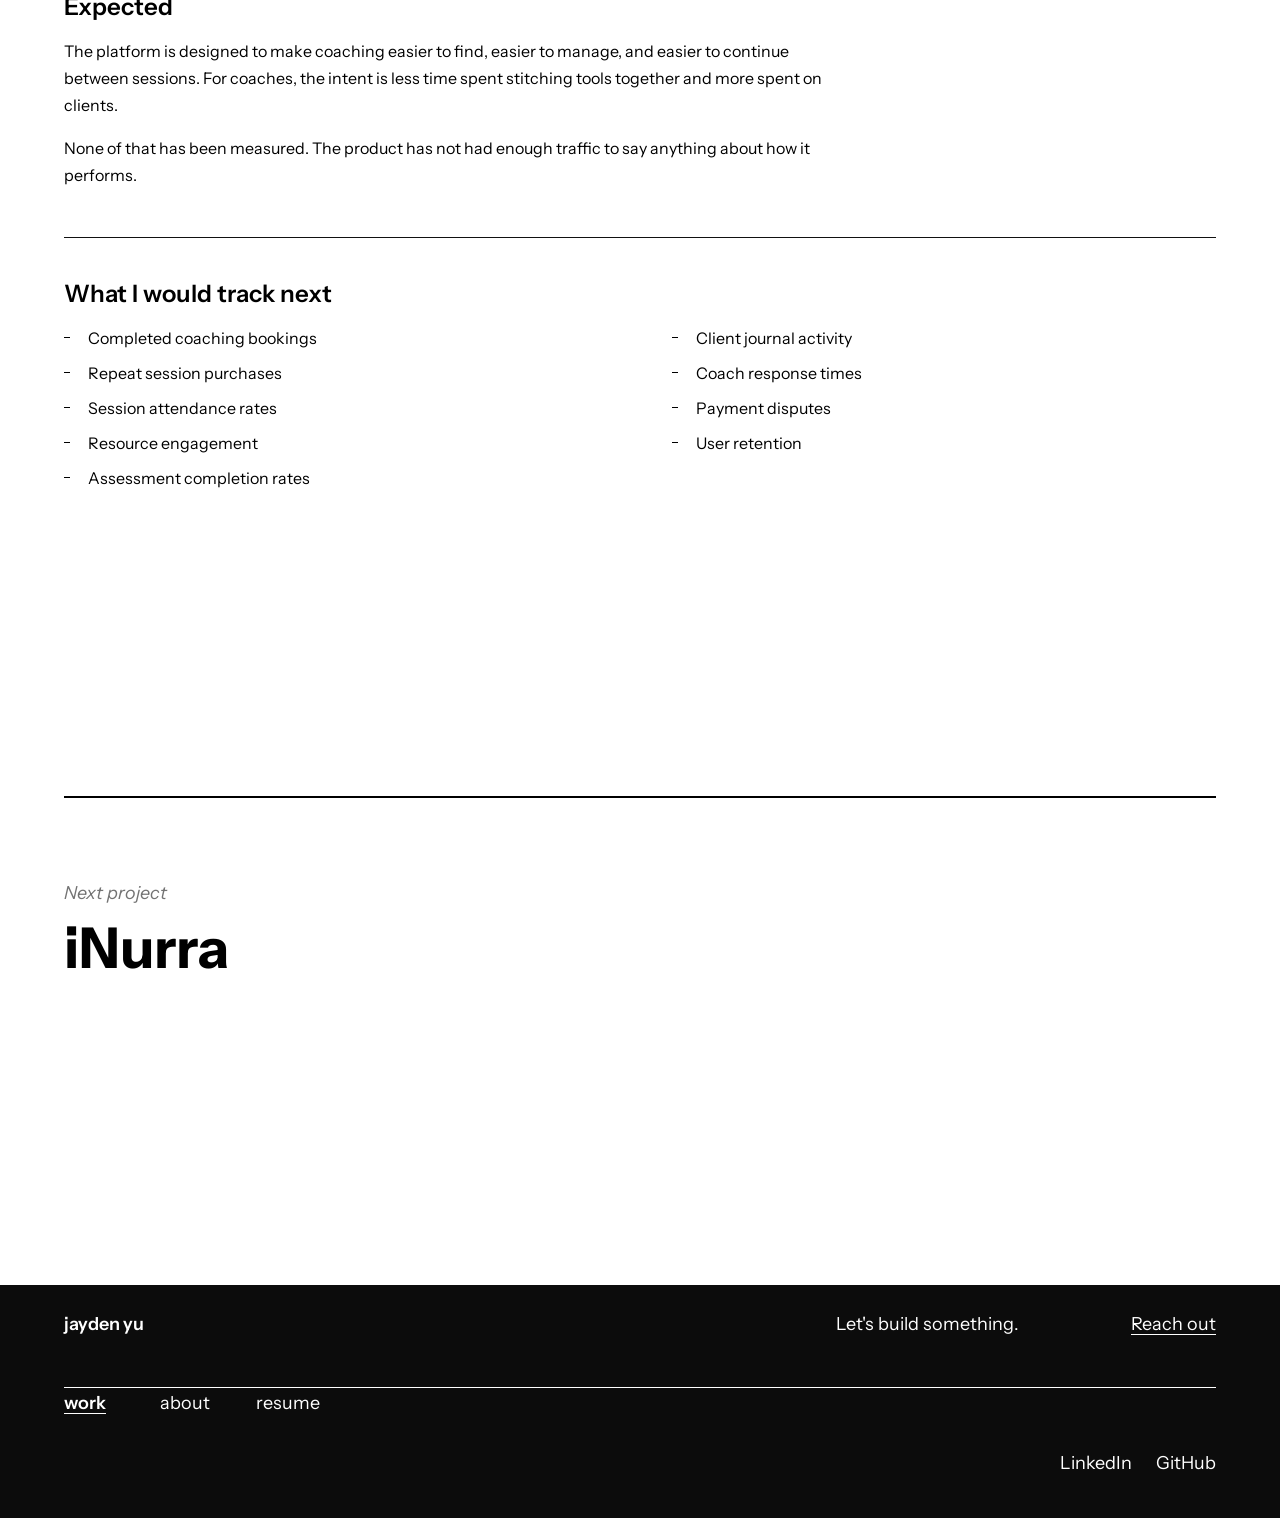
<file: work/wellbeingabc/index.html>
<!doctype html>
<html lang="en">
<head>
<meta charset="utf-8">
<meta name="viewport" content="width=device-width, initial-scale=1">
<title>wellbeingABC — Jayden Yu</title>
<meta name="description" content="wellbeingABC: a bilingual two-sided coaching marketplace with assessments, booking, payments and payouts. Designed and built solo in English and Chinese.">
<link rel="canonical" href="https://jaydenyu0210.github.io/work/wellbeingabc/">
<meta property="og:title" content="wellbeingABC — Jayden Yu">
<meta property="og:description" content="wellbeingABC: a bilingual two-sided coaching marketplace with assessments, booking, payments and payouts. Designed and built solo in English and Chinese.">
<meta property="og:type" content="website">
<meta property="og:url" content="https://jaydenyu0210.github.io/work/wellbeingabc/">
<meta property="og:image" content="https://jaydenyu0210.github.io/assets/wellbeingabc-thumb-1024.jpg">
<meta name="twitter:card" content="summary_large_image">
<link rel="preconnect" href="https://fonts.googleapis.com">
<link rel="preconnect" href="https://fonts.gstatic.com" crossorigin>
<link href="https://fonts.googleapis.com/css2?family=Instrument+Sans:ital,wght@0,400..700;1,400..700&display=swap" rel="stylesheet">
<link rel="stylesheet" href="/assets/site.css">
<link rel="icon" href="/assets/inurra.jpg">
<script>document.documentElement.classList.add("js");</script>
</head>
<body>
<a class="skip-link" href="#main">Skip to content</a>
<header class="nav over-cover cover-light">
  <div class="container nav-inner">
    <a class="nav-mark" href="/">jayden yu</a>
    <button class="nav-toggle" type="button" aria-expanded="false" aria-controls="nav-links" aria-label="Open menu"><i aria-hidden="true"></i></button>
    <nav class="nav-links" id="nav-links" aria-label="Primary">
      <a href="/" aria-current="true">work</a>
      <a href="/about/">about</a>
      <a href="/resume/">resume</a>
    </nav>
  </div>
</header>
<main id="main">

  <section class="cover cover-wellbeing">
    <div class="container grid cover-grid">
      <div class="cover-text">
        <h1 class="reveal">wellbeingABC</h1>
        <p class="cover-descriptor reveal" data-delay="1">Two-sided coaching platform</p>
        <div class="cover-links reveal" data-delay="2">
          <a class="btn" href="https://wellbeingabc.com" target="_blank" rel="noopener"><span>Visit wellbeingabc.com</span></a>
        </div>
      </div>
      <div class="cover-art reveal rise" data-delay="1">
<picture><source type="image/webp" srcset="/assets/wellbeingabc-thumb-512.webp 512w, /assets/wellbeingabc-thumb-768.webp 768w, /assets/wellbeingabc-thumb-1024.webp 1024w" sizes="(max-width: 991px) min(460px, calc(100vw - 48px)), min(660px, 50vw)"><img src="/assets/wellbeingabc-thumb-1024.jpg" srcset="/assets/wellbeingabc-thumb-512.jpg 512w, /assets/wellbeingabc-thumb-768.jpg 768w, /assets/wellbeingabc-thumb-1024.jpg 1024w" sizes="(max-width: 991px) min(460px, calc(100vw - 48px)), min(660px, 50vw)" alt="Promotional render of wellbeingABC on a laptop and a phone, showing the coaching homepage and its self-assessment cards under the product&#x27;s HappyGoose working mark." width="1024" height="1024" loading="eager" fetchpriority="high" decoding="async"></picture>
      </div>
    </div>
  </section>

  <section class="container cs-section">
    <p class="eyebrow reveal">PROJECT OVERVIEW</p>
    <h2 class="cs-overview-name reveal" data-delay="1">wellbeingABC — a coaching platform</h2>
    <div class="measure-wide reveal" data-delay="2">
        <p>wellbeingABC connects people who want personal support with professional coaches. Clients find a coach, buy a session, book a time, take self-assessments, keep a journal and message their coach. Coaches publish services, manage clients, share resources and follow client progress.</p>
        <p>It runs in English and Chinese. Many of the people it is built for live in China, so both languages had to work equally well — down to every question in the assessments, not just the buttons.</p>
    </div>
    <div class="grid cs-meta">
      <p class="col-6 v reveal">Sole designer and builder</p>
      <p class="col-6 v right reveal" data-delay="1">Jan 2026 — Present</p>
    </div>
    <p class="cs-meta-note reveal">Designed and built solo, and AI-paired throughout with Claude Code.</p>
  </section>

  <section class="container cs-section">
    <h2 class="reveal">Problem</h2>
    <div class="measure reveal" data-delay="1">
        <p>People often have a long-term goal for their life or their wellbeing. They do not know how to start, and they do not know how to keep going. What they need is guidance, accountability, and someone to talk to.</p>
        <p>Independent coaches have the opposite problem. They have the skill. They lose the time. Scheduling sits in one tool, payments in another, resources in a third, and follow-ups in their head.</p>
        <p>Both sides were being served by a pile of separate tools that did not talk to each other. The opportunity was one place that holds the whole coaching relationship — from finding a coach to the work that happens between sessions.</p>
    </div>
  </section>

  <section class="container cs-section">
    <h2 class="reveal">My Role</h2>
    <div class="measure reveal" data-delay="1">
      <p>I have been the only person on this since January 2026, and it is still ongoing. Research through to the live site, and everything since.</p>
        <ul class="role-list">
          <li>Interviewed coaches and clients, and turned what they said into the shape of the product.</li>
          <li>Wrote the product definition myself: user stories, edge cases, and what each screen had to do before I drew it.</li>
          <li>Designed the flows, the information architecture and the screens, working inside an existing design system rather than building a visual identity.</li>
          <li>Wrote every user-facing word, in English and Chinese.</li>
          <li>Built and shipped it, and AI-paired throughout with Claude Code.</li>
        </ul>
    </div>
  </section>

  <section class="container cs-section">
    <h2 class="reveal">Target Users</h2>
    <div class="measure reveal" data-delay="1">
      <p>Two groups with different jobs to do, sharing one product. A third group matters as much: people who are only looking, and are not ready to commit to anything yet.</p>
    </div>
    <div class="grid cards">
        <div class="col-4 card reveal rise" data-delay="0">
          <span class="card-num">01</span>
          <h3>People looking for support</h3>
          <p>Adults with something they want to change and no idea where to start. A career move, anxiety, a relationship. Often unsure whether coaching is even the right thing for them.</p>
        </div>
        <div class="col-4 card reveal rise" data-delay="1">
          <span class="card-num">02</span>
          <h3>Independent coaches</h3>
          <p>Working alone or in a very small practice. They want clients and client progress. They do not want to run scheduling software, chase payments, and re-send the same article every week.</p>
        </div>
        <div class="col-4 card reveal rise" data-delay="2">
          <span class="card-num">03</span>
          <h3>Visitors who are not ready</h3>
          <p>Someone reading late at night who will not hand over an email address to find out how they are doing. If the product asks first and explains later, they leave.</p>
        </div>
    </div>
  </section>

  <section class="container cs-section">
    <h2 class="reveal">User Research</h2>
    <div class="measure reveal" data-delay="1">
      <p>I spoke with coaches and with people who had been coached. I interviewed five coaches and eight potential clients, around forty minutes each. I asked what they had already tried, where they stopped, and what worried them about paying.</p>
    </div>
    <div class="grid quotes">
        <figure class="quote col-4 reveal rise" data-delay="0">
          <blockquote><p>I find good articles for my clients all the time. Then they sit in a chat thread and nobody opens them again.</p></blockquote>
          <figcaption>Career coach</figcaption>
        </figure>
        <figure class="quote col-4 reveal rise" data-delay="1">
          <blockquote><p>The session ends and that&#x27;s it. Then a week later something comes up and there&#x27;s nowhere to put it.</p></blockquote>
          <figcaption>Client, on and off coaching for two years</figcaption>
        </figure>
        <figure class="quote col-4 reveal rise" data-delay="2">
          <blockquote><p>I paid first once and the coach never showed. I got the money back in the end. I just didn&#x27;t book again.</p></blockquote>
          <figcaption>Client</figcaption>
        </figure>
    </div>
  </section>

  <section class="container cs-section">
    <h2 class="reveal">Key Insights</h2>
    <div class="measure reveal" data-delay="1">
      <p>Three things came up often enough to change what I was building.</p>
    </div>
    <div class="grid cards">
        <div class="col-4 card reveal rise" data-delay="0">
          <span class="card-num">01</span>
          <h3>The material exists. The delivery does not.</h3>
          <p>Every coach I spoke to collects articles, exercises and assessments for clients. None of them had one place to put those things. The content was never the gap. Getting it to the client was.</p>
        </div>
        <div class="col-4 card reveal rise" data-delay="1">
          <span class="card-num">02</span>
          <h3>People fall off between sessions</h3>
          <p>Nobody lacked motivation on the day of a session. They lost the thread in the two weeks after. They wanted somewhere to put a thought before it went stale.</p>
        </div>
        <div class="col-4 card reveal rise" data-delay="2">
          <span class="card-num">03</span>
          <h3>Paying first is the trust problem</h3>
          <p>Nobody worried the payment would fail. They worried about paying for a session that might not happen. Three of the eight clients had been let down that way before.</p>
        </div>
    </div>
  </section>

  <section class="container cs-section">
    <h2 class="reveal">Design Decisions</h2>
    <div class="measure reveal" data-delay="1">
      <p>Three calls shaped the product. Each one answers something above, and each one cost me something.</p>
    </div>
    <div class="run">
        <div class="grid run-item">
          <div class="col-6 reveal">
            <h3>A shared space, not a marketplace</h3>
            <p class="lead">01</p>
          </div>
          <div class="col-6 body reveal" data-delay="1">
            <p>A marketplace ends at checkout. The problem I heard did not end there. So the product holds the whole relationship: discovery, booking, resources, assessments, journals, messages and payment in one place. The cost is a broader product with more to navigate, which I had to answer with sharper defaults for each role.</p>
          </div>
        </div>
        <div class="grid run-item">
          <div class="col-6 reveal">
            <h3>Payment completes only after both people confirm</h3>
            <p class="lead">02</p>
          </div>
          <div class="col-6 body reveal" data-delay="1">
            <p>Sessions happen away from the platform, so nothing the system can see proves one took place. After the scheduled time both people get a confirmation request, and the transaction closes when both have confirmed. It answers the trust problem directly. It also delays payouts and needs a dispute path. The dispute process is not designed yet.</p>
          </div>
        </div>
        <div class="grid run-item">
          <div class="col-6 reveal">
            <h3>Private by default, public by choice</h3>
            <p class="lead">03</p>
          </div>
          <div class="col-6 body reveal" data-delay="1">
            <p>Clients told me that reading someone else&#x27;s story made them feel less alone. They also wanted somewhere genuinely private to write. So private is the default at every level, and publishing is always a separate, deliberate act with the audience stated plainly on screen.</p>
          </div>
        </div>
    </div>
  </section>

  <section class="container cs-section">
    <h2 class="reveal">Design Solutions</h2>
    <div class="measure reveal" data-delay="1">
      <p>Each part of the product answers one of the problems above rather than filling out a feature list.</p>
    </div>
    <div class="run">
        <div class="grid run-item">
          <div class="col-6 reveal">
            <h3>Coach profiles and services</h3>
            <p class="lead">01</p>
          </div>
          <div class="col-6 body reveal" data-delay="1">
            <p>Coaches describe their expertise, publish services, set prices and list the times they are free. Clients compare coaches and pick a service that matches the goal they actually have. This answers the first problem people described: not knowing where to start.</p>
          </div>
        </div>
        <div class="grid run-item">
          <div class="col-6 reveal">
            <h3>Booking tied to real availability</h3>
            <p class="lead">02</p>
          </div>
          <div class="col-6 body reveal" data-delay="1">
            <p>Availability is attached to the service when the coach publishes it. After buying, the client picks one of those times, and both people get a confirmation and a receipt. There is no back-and-forth to agree a time, and no ambiguity about when the session is.</p>
          </div>
        </div>
        <div class="grid run-item">
          <div class="col-6 reveal">
            <h3>Session handshake</h3>
            <p class="lead">03</p>
          </div>
          <div class="col-6 body reveal" data-delay="1">
            <p>Payment is finalized after the session, once the coach and the client both confirm it took place. Both receive a request after the scheduled time, and the history stays visible in the platform. This is the direct answer to paying first and hoping.</p>
          </div>
        </div>
        <div class="grid run-item">
          <div class="col-6 reveal">
            <h3>Resource library</h3>
            <p class="lead">04</p>
          </div>
          <div class="col-6 body reveal" data-delay="1">
            <p>Coaches publish articles and exercises, either their own or ones they already recommend. Registered clients see them in their portal. Some are public, so a visitor can learn something before making an account. This is where the articles that used to get lost in chat threads now live.</p>
          </div>
        </div>
        <div class="grid run-item">
          <div class="col-6 reveal">
            <h3>Self-assessments</h3>
            <p class="lead">05</p>
          </div>
          <div class="col-6 body reveal" data-delay="1">
            <p>Coaches can create and share assessments. A client completes one, sees the result, and decides whether to share it. The coach gets context before the conversation, and the client stays informed and in control. Selected assessments are on the public homepage so a visitor can reflect before committing to anything.</p>
          </div>
        </div>
        <div class="grid run-item">
          <div class="col-6 reveal">
            <h3>Client journals</h3>
            <p class="lead">06</p>
          </div>
          <div class="col-6 body reveal" data-delay="1">
            <p>Clients write entries privately and can share them with their coach. It gives them somewhere to put a thought between sessions rather than losing it. They can also publish an entry for other users, because several people said that reading a similar story helped more than advice did.</p>
          </div>
        </div>
        <div class="grid run-item">
          <div class="col-6 reveal">
            <h3>Client requests</h3>
            <p class="lead">07</p>
          </div>
          <div class="col-6 body reveal" data-delay="1">
            <p>A client can describe the support they are looking for and post it. Coaches who think they can help reply through direct messages. It works in the other direction from browsing, for people who can describe their problem but cannot pick a coach from a list.</p>
          </div>
        </div>
        <div class="grid run-item">
          <div class="col-6 reveal">
            <h3>Bilingual experience</h3>
            <p class="lead">08</p>
          </div>
          <div class="col-6 body reveal" data-delay="1">
            <p>The product works in English and Chinese, at the level of content rather than chrome. Every assessment question and every answer option ships in both languages. Translating the navigation alone would not have helped someone answering questions about their own mood in a second language.</p>
          </div>
        </div>
        <div class="grid run-item">
          <div class="col-6 reveal">
            <h3>AI support assistant</h3>
            <p class="lead">09</p>
          </div>
          <div class="col-6 body reveal" data-delay="1">
            <p>An assistant on the homepage answers common questions about the platform, coaching and how to begin. It gives general guidance and points people to real services. It is not a coach and not a mental-health professional, and it says so.</p>
          </div>
        </div>
    </div>
    <div class="flow">
        <div class="flow-step reveal rise" data-delay="0">
          <span class="n">01</span>
          <span class="l">Land</span>
          <span class="d">Opens in the language you read</span>
        </div>
        <div class="flow-step reveal rise" data-delay="1">
          <span class="n">02</span>
          <span class="l">Assess</span>
          <span class="d">One question at a time, no account</span>
        </div>
        <div class="flow-step reveal rise" data-delay="2">
          <span class="n">03</span>
          <span class="l">Result</span>
          <span class="d">Plain words, yours to share or not</span>
        </div>
        <div class="flow-step reveal rise" data-delay="3">
          <span class="n">04</span>
          <span class="l">Browse</span>
          <span class="d">Coaches who work in your language</span>
        </div>
        <div class="flow-step reveal rise" data-delay="3">
          <span class="n">05</span>
          <span class="l">Book</span>
          <span class="d">Buy, then pick a real open time</span>
        </div>
        <div class="flow-step reveal rise" data-delay="3">
          <span class="n">06</span>
          <span class="l">Session</span>
          <span class="d">Happens away from the platform</span>
        </div>
        <div class="flow-step is-gate reveal rise" data-delay="3">
          <span class="n">07</span>
          <span class="l">Both confirm</span>
          <span class="d">Payment completes here, not before</span>
        </div>
    </div>
    <p class="flow-note reveal">The marked step is where the money waits. Nothing moves until the buyer says the session happened.</p>
  </section>

  <section class="container cs-section">
    <h2 class="reveal">Tradeoffs</h2>
    <div class="measure reveal" data-delay="1">
      <p>Each of these bought something and cost something. None of them is fully resolved.</p>
    </div>
    <div class="run">
        <div class="grid run-item">
          <div class="col-6 reveal">
            <h3>Breadth against navigability</h3>
            <p class="lead">01</p>
          </div>
          <div class="col-6 body reveal" data-delay="1">
            <p>A marketplace, a community, a resource library and a client-management tool in one product gives people more, and it also gives them more to get lost in. The answer is ruthless defaults per role: a client should land on upcoming sessions, journal activity and recommended resources; a coach should land on their schedule, client updates and what needs a reply.</p>
          </div>
        </div>
        <div class="grid run-item">
          <div class="col-6 reveal">
            <h3>Shared journals against privacy</h3>
            <p class="lead">02</p>
          </div>
          <div class="col-6 body reveal" data-delay="1">
            <p>Public entries create the empathy people asked for. They also create a moderation and privacy surface I did not have a team to run. Private stays the default, publishing is deliberate, and the product needs clear controls and a reporting path. Moderation is not designed yet.</p>
          </div>
        </div>
        <div class="grid run-item">
          <div class="col-6 reveal">
            <h3>Trust against speed of payment</h3>
            <p class="lead">03</p>
          </div>
          <div class="col-6 body reveal" data-delay="1">
            <p>Holding payment until both people confirm is the reason a first-time client will book at all. It is also a coach waiting on money they have earned, and a stalemate if the two disagree. That trade only holds if the dispute process is good, and that work is still ahead.</p>
          </div>
        </div>
        <div class="grid run-item">
          <div class="col-6 reveal">
            <h3>Written in two languages by one person</h3>
            <p class="lead">04</p>
          </div>
          <div class="col-6 body reveal" data-delay="1">
            <p>Shipping both languages at the content level was the right call for the audience. I wrote the Chinese myself. A native reader still needs to review the written register across the product, which is a different skill from speaking it.</p>
          </div>
        </div>
    </div>
  </section>

  <section class="container cs-section" style="padding-bottom:var(--s-9)">
    <h2 class="reveal">Impact</h2>
    <div class="impact">
      <div class="impact-block reveal">
        <h3>Observed or supported</h3>
        <div class="measure">
        <p>wellbeingABC is live at wellbeingabc.com, in English and Chinese. A visitor can take an assessment and reach a booked, paid session without creating an account first.</p>
        <p>In early usability testing, people understood booking more easily when availability, payment status and session confirmation appeared in one connected flow instead of three separate screens.</p>
        </div>
      </div>
      <div class="impact-block reveal">
        <h3>Expected</h3>
        <div class="measure">
        <p>The platform is designed to make coaching easier to find, easier to manage, and easier to continue between sessions. For coaches, the intent is less time spent stitching tools together and more spent on clients.</p>
        <p>None of that has been measured. The product has not had enough traffic to say anything about how it performs.</p>
        </div>
      </div>
      <div class="impact-block reveal">
        <h3>What I would track next</h3>
        <ul class="metric-list">
          <li>Completed coaching bookings</li>
          <li>Repeat session purchases</li>
          <li>Session attendance rates</li>
          <li>Resource engagement</li>
          <li>Assessment completion rates</li>
          <li>Client journal activity</li>
          <li>Coach response times</li>
          <li>Payment disputes</li>
          <li>User retention</li>
        </ul>
      </div>
    </div>
  </section>

  <div class="container">
    <a class="next-band" href="/work/inurra/">
      <span class="k">Next project</span>
      <span class="n">iNurra</span>
    </a>
  </div>

</main>
<footer class="site-footer">
  <div class="container">
    <div class="grid footer-a">
      <span class="footer-mark">jayden yu</span>
      <span class="footer-cta">Let&#x27;s build something.</span>
      <span class="footer-mail"><a href="mailto:jiaweiyu2009@gmail.com">Reach out</a></span>
    </div>
    <hr class="footer-seam">
    <div class="grid footer-b">
      <nav aria-label="Footer">
        <a href="/" aria-current="page">work</a>
        <a href="/about/">about</a>
        <a href="/resume/">resume</a>
      </nav>
      <div class="social">
        <a href="https://www.linkedin.com/in/jaydenyu0210" rel="me noopener" target="_blank">LinkedIn</a>
        <a href="https://github.com/jaydenyu0210" rel="me noopener" target="_blank">GitHub</a>
      </div>
    </div>
  </div>
</footer>
<script src="/assets/site.js" defer></script>
</body>
</html>
</file>
<file: assets/site.css>
/* ==========================================================================
   Jayden Yu — portfolio
   One typeface. Italic is the only emphasis. Whitespace is the structure.
   ========================================================================== */

:root {
  /* ---- ground ---- */
  --ground:          #ffffff;
  --ground-inverse:  #0c0c0c;
  --ground-overlay:  #f5f5f5;

  /* ---- ink ---- */
  --ink:             #000000;
  --ink-display:     #0c0c0c;
  --ink-inverse:     #ffffff;

  /* Greys are AA-checked against the surface each one actually sits on.
     The reference's #7a7a7a / #999 / #c4c4c4 all fail on white (4.29 / 2.85 /
     1.74), so each is nudged to the nearest passing value. */
  --muted-strong:    #737373;   /* 4.74:1 on white  — meta lines, labels */
  --muted:           #d4d4d4;   /* 4.93:1 on scrim  — hover category only */
  --muted-soft:      #737373;   /* 4.74:1 on white  — about subhead */

  /* ---- rules ---- */
  --rule:            #111111;
  --rule-inverse:    #ffffff;

  /* ---- accent: coral. #fb8787 is decorative only (2.36:1 on white).
         --accent-text is the AA-safe cut used for any coloured text. ---- */
  --accent:          #fb8787;
  --accent-text:     #b34a4a;

  --scrim:           rgba(0, 0, 0, 0.6);

  /* ---- cover grounds, sampled from the project artwork ---- */
  --cover-inurra:    #cedde0;
  --cover-wellbeing: #fdc94a;

  /* ---- type ---- */
  --font: "Instrument Sans", -apple-system, BlinkMacSystemFont, "Segoe UI Variable",
          "Segoe UI", Helvetica, Arial, sans-serif;

  /* Scale. The gap between display and body is the hierarchy — do not fill it. */
  --t-display-1: 108px;
  --t-display-2: 98px;
  --t-display-3: clamp(32px, 4.4vw, 64px);
  --t-cover:     clamp(40px, 5.6vw, 80px);
  --t-title-1:   clamp(36px, 3.2vw, 42px);
  --t-title-2:   clamp(28px, 2.8vw, 36px);
  --t-heading:   24px;
  --t-body-lg:   clamp(18px, 1.8vw, 24px);
  --t-body-md:   21px;
  --t-body:      18px;
  --t-body-sm:   16px;
  --t-caption:   14px;

  /* ---- space ---- */
  --s-1: 4px;   --s-2: 8px;   --s-3: 16px;  --s-4: 24px;  --s-5: 32px;
  --s-6: 40px;  --s-7: 48px;  --s-8: 64px;  --s-9: 80px;  --s-10: 124px;
  --s-11: 140px; --s-12: 200px; --s-13: 224px;

  /* ---- measure ---- */
  --measure-wide:   880px;
  --measure:        760px;
  --measure-narrow: 676px;

  /* ---- motion ---- */
  --ease-out-expo: cubic-bezier(0.19, 1, 0.22, 1);
  --ease-power3:   cubic-bezier(0.645, 0.045, 0.355, 1);
  --ease-circ:     cubic-bezier(0.785, 0.135, 0.15, 0.86);

  --nav-h: 80px;
}

/* ==========================================================================
   reset
   ========================================================================== */

*, *::before, *::after { box-sizing: border-box; }

html {
  -webkit-text-size-adjust: 100%;
  scroll-behavior: smooth;
}

body {
  margin: 0;
  background: var(--ground);
  color: var(--ink);
  font: 400 var(--t-body) / 30px var(--font);
  letter-spacing: 0;
  text-transform: none;
  -webkit-font-smoothing: antialiased;
  -moz-osx-font-smoothing: grayscale;
  overflow-x: hidden;
}

h1, h2, h3, h4, p, figure, blockquote, ul, ol { margin: 0; }
ul, ol { padding: 0; list-style: none; }
img, svg { display: block; max-width: 100%; }
img { height: auto; }
/* so every `.x img` rule below still applies to a srcset image */
picture { display: contents; }

h1, h2 { font-weight: 700; letter-spacing: 0; }
h3, h4 { font-weight: 600; letter-spacing: 0; }

a { color: var(--accent-text); text-decoration: none; }
a:focus-visible,
button:focus-visible {
  outline: 2px solid var(--accent-text);
  outline-offset: 3px;
}

em, i { font-style: italic; }

::selection { background: var(--ink); color: var(--ground); }

.visually-hidden {
  position: absolute; width: 1px; height: 1px;
  margin: -1px; padding: 0; overflow: hidden;
  clip: rect(0 0 0 0); clip-path: inset(50%); white-space: nowrap;
}

.skip-link {
  position: absolute; top: -100px; left: var(--s-4); z-index: 200;
  background: var(--ground); color: var(--ink);
  padding: var(--s-3) var(--s-4);
  font-size: var(--t-body-sm); font-weight: 600;
  border: 2px solid var(--ink);
}
.skip-link:focus { top: var(--s-3); }

/* ==========================================================================
   layout
   ========================================================================== */

.container {
  width: 100%;
  max-width: 1452px;
  margin-inline: auto;
  padding-inline: var(--s-8);
}

.grid {
  display: grid;
  grid-template-columns: repeat(12, 1fr);
  gap: 30px;
}

.col-6  { grid-column: span 6; }
.col-4  { grid-column: span 4; }
.col-12 { grid-column: span 12; }

.measure        { max-width: var(--measure); }
.measure-wide   { max-width: var(--measure-wide); }
.measure-narrow { max-width: var(--measure-narrow); }
.measure-center { margin-inline: auto; }

/* rules — the only dividers on the site */
.rule {
  height: 1px; border: 0;
  background: var(--rule);
  margin-block: var(--s-4);
}
.rule-heavy {
  height: 2px; border: 0;
  background: var(--ink);
  margin: 0;
}

/* ==========================================================================
   nav
   ========================================================================== */

.nav {
  position: sticky; top: 0; z-index: 120;
  height: var(--nav-h);
  background: var(--ground-inverse);
  transition: background 0.4s var(--ease-circ);
}
.nav-inner {
  display: flex; align-items: center; justify-content: space-between;
  height: 100%;
}
.nav-mark {
  font-size: 24px; font-weight: 600; letter-spacing: -0.5px;
  color: var(--ink-inverse); text-decoration: none;
}
.nav-links { display: flex; align-items: center; gap: 30px; }
.nav-links a {
  position: relative;
  font-size: var(--t-caption); font-weight: 500;
  color: var(--ink-inverse);
  padding-block: var(--s-4) var(--s-1);
}
.nav-links a::after {
  content: ""; position: absolute; left: 0; bottom: 0;
  width: 0; height: 1px; background: var(--accent);
  transition: width 0.2s var(--ease-out-expo);
}
.nav-links a:hover::after,
.nav-links a:focus-visible::after { width: 100%; }
.nav-links a[aria-current] { font-weight: 600; }
.nav-links a[aria-current]::after { width: 100%; }

/* transparent over a full-bleed cover, fills on scroll */
.nav.over-cover { background: transparent; }
.nav.over-cover.filled { background: var(--ground-inverse); }

/* White chrome vanishes on a pale cover, so a light cover flips it to ink
   until the bar fills. */
.nav.over-cover.cover-light:not(.filled) .nav-mark,
.nav.over-cover.cover-light:not(.filled) .nav-links > a { color: var(--ink); }
.nav.over-cover.cover-light:not(.filled) .nav-links > a::after { background: var(--accent-text); }
.nav.over-cover.cover-light:not(.filled) .nav-toggle i,
.nav.over-cover.cover-light:not(.filled) .nav-toggle i::before,
.nav.over-cover.cover-light:not(.filled) .nav-toggle i::after { background: var(--ink); }

.nav-toggle { display: none; }

/* ==========================================================================
   hero — home
   ========================================================================== */

.hero {
  padding-block: var(--s-10) var(--s-9);
  text-align: center;
}
.hero-name {
  font-size: var(--t-title-1); font-weight: 600; line-height: 1.2;
}
.hero-role {
  font-size: var(--t-body-md); font-style: italic; line-height: 40px;
  font-weight: 400;
}
.hero-copy {
  margin-top: var(--s-6);
  max-width: var(--measure-wide); margin-inline: auto;
}
.hero-copy p {
  font-size: var(--t-body-lg); line-height: 1.67;
}
.hero-copy p + p { margin-top: var(--s-4); }

/* ==========================================================================
   work grid — bare squares, everything lives in the hover
   ========================================================================== */

.work-grid {
  display: grid;
  grid-template-columns: repeat(2, 1fr);
  gap: 30px;
  padding-bottom: var(--s-9);
}

.thumb {
  position: relative; display: block;
  aspect-ratio: 1 / 1;
  overflow: hidden;
  background: var(--ground-overlay);
  color: var(--ink-inverse);
  text-decoration: none;
}
.thumb img {
  width: 100%; height: 100%; object-fit: cover;
  transition: transform 0.3s ease;
}
.thumb::after {
  content: ""; position: absolute; inset: 0;
  background: var(--scrim);
  opacity: 0;
  transition: opacity 0.3s ease;
}
.thumb-meta {
  position: absolute; left: var(--s-6); bottom: var(--s-6); z-index: 2;
  opacity: 0;
  transform: translateY(16px);
  transition: opacity 0.3s ease, transform 0.3s ease;
}
.thumb-meta .t {
  display: block;
  font-size: var(--t-heading); font-weight: 600; line-height: 1.25;
  color: var(--ink-inverse);
}
.thumb-meta .c {
  display: block; margin-top: var(--s-1);
  font-size: var(--t-body); color: var(--muted);
}
.thumb:hover img,
.thumb:focus-visible img { transform: scale(1.15); }
.thumb:hover::after,
.thumb:focus-visible::after { opacity: 1; }
.thumb:hover .thumb-meta,
.thumb:focus-visible .thumb-meta { opacity: 1; transform: translateY(0); }

/* the meta is the accessible name too, so it must be readable without hover
   for anyone who never triggers it */
@media (hover: none) {
  .thumb::after { opacity: 1; }
  .thumb-meta { opacity: 1; transform: none; }
}

/* ==========================================================================
   statement — the loudest thing on the page
   ========================================================================== */

/* The inset is a margin, not padding — overriding the container's
   padding-left here drops the gutter entirely on narrow screens. */
.statement { padding-block: var(--s-9); }
.statement p { margin-left: var(--s-6); }
.statement p {
  font-size: var(--t-display-2);
  font-weight: 500;
  color: var(--ink-display);
  line-height: 1.34;
  max-width: 15ch;
}
.statement p:last-child { line-height: 1.1; }


/* ==========================================================================
   page headline — about / resume
   ========================================================================== */

.page-head {
  padding-top: var(--s-10);
}
.page-head h1 {
  font-size: var(--t-display-1);
  font-weight: 700;
  line-height: 1;
}
.page-head-row {
  display: flex; align-items: flex-end; justify-content: space-between;
  gap: var(--s-8); flex-wrap: wrap;
}

.print-name { display: none; }
.resume-role {
  margin-top: var(--s-4);
  font-size: var(--t-body-md); font-style: italic; line-height: 40px;
}
.resume-summary { margin-top: var(--s-4); }
.resume-summary p { font-size: var(--t-body-sm); line-height: 27px; }
.resume-summary p + p { margin-top: var(--s-3); }
.resume-contact {
  margin-top: var(--s-5);
  font-size: var(--t-body-sm); line-height: 27px; color: var(--muted-strong);
}
.resume-contact a { color: var(--ink); }

/* section label bracketed by two rules — the reference's table-header device */
.section-label {
  font-size: var(--t-body); font-style: italic; font-weight: 400;
  letter-spacing: 0.8px;
}

/* ==========================================================================
   buttons — fill grows outward from the centre, 700ms
   ========================================================================== */

.btn {
  position: relative; display: inline-block;
  padding: var(--s-3) var(--s-5);
  border: 2px solid var(--rule);
  border-radius: 1px;
  background: transparent;
  font: 600 var(--t-body-sm) / 1.4 var(--font);
  color: var(--ink);
  cursor: pointer;
  overflow: hidden;
  transition: color 0.7s var(--ease-out-expo), border-color 0.7s var(--ease-out-expo);
}
.btn::after {
  content: ""; position: absolute; z-index: -1;
  left: 50%; top: 0; bottom: 0;
  width: 0;
  transform: translateX(-50%);
  background: var(--ink);
  transition: width 0.7s var(--ease-out-expo);
}
.btn span { position: relative; z-index: 1; }
.btn:hover { color: var(--ink-inverse); border-color: var(--ink); }
.btn:hover::after { width: 100%; }
.btn { isolation: isolate; }

.btn-print { display: none; }
.js .btn-print { display: inline-block; }

.btn-inverse {
  border-color: var(--rule-inverse);
  color: var(--ink-inverse);
}
.btn-inverse::after { background: var(--ground); }
.btn-inverse:hover { color: var(--ink); border-color: var(--ground); }

/* ==========================================================================
   about
   ========================================================================== */

.about-body { padding-bottom: var(--s-12); }
.about-portrait { padding-top: var(--s-10); }
.about-portrait img {
  width: 100%; aspect-ratio: 4 / 5; object-fit: cover; object-position: 50% 20%;
}
.about-text { padding-top: var(--s-11); }
.about-greeting {
  text-align: center;
  font-size: clamp(32px, 3.6vw, 48px); font-weight: 700; line-height: 1.1;
}
.about-sub {
  text-align: center; margin-top: var(--s-2);
  font-size: var(--t-body-md); color: var(--muted-soft);
}
.about-prose {
  margin-top: var(--s-7);
  padding-inline: var(--s-6);
}
.about-prose p + p { margin-top: var(--s-4); }

/* ==========================================================================
   resume ledger — meta line is LARGER than the prose it labels
   ========================================================================== */

.entry { padding-top: var(--s-9); }
.entry-role {
  font-size: var(--t-heading); font-weight: 700; line-height: 40px;
}
.entry-meta {
  font-size: var(--t-body); font-style: italic; color: var(--muted-strong);
  line-height: 30px;
}
.entry-body { max-width: var(--measure); }
.entry-body p + p { margin-top: var(--s-3); }
.entry-body p { font-size: var(--t-body-sm); line-height: 27px; }

.skill-group + .skill-group { margin-top: var(--s-4); }
.skill-group dt {
  font-size: var(--t-body-sm); font-weight: 600; line-height: 27px;
}
.skill-group dd {
  margin: 0;
  font-size: var(--t-body-sm); line-height: 27px; color: var(--ink);
}

/* ==========================================================================
   case study
   ========================================================================== */

.cover {
  min-height: 100vh;
  margin-top: calc(-1 * var(--nav-h));
  padding-top: var(--nav-h);
  display: flex; align-items: center;
}
.cover-inurra    { background: var(--cover-inurra); }
.cover-wellbeing { background: var(--cover-wellbeing); }

.cover-grid {
  width: 100%;
  align-items: center;
  padding-block: var(--s-9);
}
.cover-text { grid-column: span 6; }
.cover-art  { grid-column: span 6; }
.cover-art img { width: 100%; }

.cover h1 {
  font-size: var(--t-cover);
  font-weight: 700; line-height: 1.15; letter-spacing: -0.79px;
  color: var(--ink);
}
.cover-descriptor {
  margin-top: var(--s-3);
  font-size: var(--t-body-lg); line-height: 1.5;
  color: var(--ink);
  max-width: 26ch;
}
.cover-links { margin-top: var(--s-7); display: flex; gap: var(--s-3); flex-wrap: wrap; }

.eyebrow {
  font-size: var(--t-body);
  font-weight: 400;
  letter-spacing: 0.8px;
}

.cs-section { padding-top: var(--s-10); }
.cs-section > h2 {
  font-size: var(--t-title-2);
  font-weight: 700; line-height: 1.25;
  margin-bottom: var(--s-4);
}
.cs-section p { font-size: var(--t-body-sm); line-height: 27px; }
.cs-section p + p { margin-top: var(--s-4); }

/* These sit inside .cs-section, whose `p` and `> h2` base rules would
   otherwise out-specify them and flatten everything to body size. */
.cs-section h2.cs-overview-name {
  font-size: var(--t-display-3);
  font-weight: 700; line-height: 1.15;
  margin-block: var(--s-4) var(--s-5);
}
.cs-section p.eyebrow    { font-size: var(--t-body); line-height: 30px; }
.cs-meta {
  margin-top: var(--s-7);
  align-items: end;
}
.cs-meta .v { font-size: var(--t-body); line-height: 30px; }
.cs-meta .right { text-align: right; }
.cs-meta-note {
  margin-top: var(--s-3);
  font-size: var(--t-body); font-style: italic; color: var(--muted-strong);
  line-height: 30px;
}

/* three-up cards — the only place the site groups content */
.cards { margin-top: var(--s-7); }
.card h3 {
  font-size: var(--t-heading); font-weight: 600; line-height: 1.3;
  margin-bottom: var(--s-2);
}
.card p { font-size: var(--t-body-sm); line-height: 27px; }
.card-num {
  display: block; margin-bottom: var(--s-3);
  font-size: var(--t-body); color: var(--muted-strong);
}

/* my-role and future-metrics lists */
.role-list, .metric-list { margin-top: var(--s-4); }
.role-list li, .metric-list li {
  position: relative;
  padding-left: var(--s-4);
  font-size: var(--t-body-sm); line-height: 27px;
}
.role-list li + li, .metric-list li + li { margin-top: var(--s-2); }
.role-list li::before, .metric-list li::before {
  content: ""; position: absolute; left: 0; top: 12px;
  width: 6px; height: 1px; background: var(--ink);
}

/* impact, split three ways */
.impact { margin-top: var(--s-7); }
.impact-block { padding-top: var(--s-6); border-top: 1px solid var(--rule); }
.impact-block + .impact-block { margin-top: var(--s-7); }
.impact-block h3 {
  font-size: var(--t-heading); font-weight: 600; line-height: 1.3;
  margin-bottom: var(--s-3);
}
.impact-block p { font-size: var(--t-body-sm); line-height: 27px; }
.impact-block p + p { margin-top: var(--s-3); }
.impact-block .metric-list { columns: 2; column-gap: var(--s-8); margin-top: var(--s-3); }
.impact-block .metric-list li { break-inside: avoid; }

@media (max-width: 767px) {
  .impact-block .metric-list { columns: 1; }
}

/* research quotes — no card, no quote mark, just a rule and a voice */
.quotes { margin-top: var(--s-7); }
.quote { margin: 0; padding-top: var(--s-4); border-top: 1px solid var(--rule); }
.quote blockquote { margin: 0; }
.quote p {
  font-size: var(--t-body); font-style: italic; line-height: 30px;
}
.quote figcaption {
  margin-top: var(--s-3);
  font-size: var(--t-body-sm); color: var(--muted-strong);
}

/* outcome metrics */
.metrics { margin-top: var(--s-6); margin-bottom: var(--s-8); }
.metric { padding-top: var(--s-4); border-top: 2px solid var(--ink); }
.metric strong {
  display: block;
  font-size: clamp(28px, 3.2vw, 44px); font-weight: 700; line-height: 1.1;
}
.metric span {
  display: block; margin-top: var(--s-2);
  font-size: var(--t-body-sm); line-height: 24px; color: var(--muted-strong);
}

/* a numbered run of decisions / trade-offs */
.run { margin-top: var(--s-7); }
.run-item { padding-top: var(--s-6); }
.run-item + .run-item { border-top: 1px solid var(--rule); }
.run-item h3 {
  font-size: var(--t-heading); font-weight: 600; line-height: 1.3;
}
.run-item .lead {
  font-size: var(--t-body); font-style: italic; color: var(--muted-strong);
  line-height: 30px;
}
.run-item .body { max-width: var(--measure); }
.run-item .body p { font-size: var(--t-body-sm); line-height: 27px; }

/* the honest aside — the strongest narrative device on the reference site */
.aside-block { margin-top: var(--s-7); max-width: var(--measure); }
.aside-block + .aside-block { margin-top: var(--s-6); }
.aside-label {
  font-size: var(--t-body); font-weight: 600; line-height: 30px;
}
.aside-block p { font-size: var(--t-body-sm); line-height: 27px; }

/* flow diagram — plain type, no chrome */
.flow {
  margin-top: var(--s-9);
  display: flex; flex-wrap: wrap; align-items: stretch;
  gap: var(--s-3);
}
.flow-step {
  flex: 1 1 150px;
  padding-top: var(--s-3);
  border-top: 2px solid var(--ink);
}
.flow-step .n {
  display: block;
  font-size: var(--t-caption); color: var(--muted-strong);
}
.flow-step .l {
  display: block; margin-top: var(--s-1);
  font-size: var(--t-body-sm); font-weight: 600; line-height: 24px;
}
.flow-step .d {
  display: block; margin-top: var(--s-2);
  font-size: var(--t-body-sm); line-height: 24px; color: var(--muted-strong);
}
.flow-step.is-gate { border-top-color: var(--accent); }
.flow-note {
  margin-top: var(--s-4);
  font-size: var(--t-body); font-style: italic; color: var(--muted-strong);
  line-height: 30px;
}



/* takeaways */
.takeaways { margin-top: var(--s-4); max-width: var(--measure-narrow); }
.takeaways li {
  padding-top: var(--s-4);
  font-size: var(--t-body-sm); line-height: 27px;
}
.takeaways li + li { border-top: 1px solid var(--rule); margin-top: var(--s-4); }


/* next project */
.next-band {
  display: block;
  margin-top: var(--s-13);
  padding-block: var(--s-9);
  text-decoration: none; color: var(--ink);
  border-top: 2px solid var(--ink);
}
.next-band .k {
  font-size: var(--t-body); font-style: italic; color: var(--muted-strong);
}
.next-band .n {
  display: block; margin-top: var(--s-2);
  font-size: var(--t-display-3); font-weight: 700; line-height: 1.15;
  transition: transform 0.5s var(--ease-out-expo);
}
.next-band:hover .n { transform: translateX(16px); }

/* ==========================================================================
   footer
   ========================================================================== */

.site-footer {
  margin-top: var(--s-13);
  background: var(--ground-inverse);
  color: var(--ink-inverse);
}
.footer-a {
  padding-block: var(--s-4);
  align-items: center;
}
.footer-mark { grid-column: 1 / span 3; font-size: var(--t-body); font-weight: 600; }
.footer-cta  { grid-column: 8 / span 3; text-align: right; font-size: var(--t-body); }
.footer-mail { grid-column: 11 / span 2; text-align: right; font-size: var(--t-body); }
.footer-mail a { color: var(--ink-inverse); text-decoration: underline; text-underline-offset: 4px; }

.footer-seam {
  height: 1px; border: 0; background: var(--rule-inverse);
  margin: var(--s-4) 0 0;
}
.footer-b { padding-block: 0 var(--s-6); }
.footer-b nav { grid-column: 1 / span 11; display: grid; grid-template-columns: repeat(11, 1fr); }
.footer-b nav a:nth-child(1) { grid-column: 1; }
.footer-b nav a:nth-child(2) { grid-column: 2; }
.footer-b nav a:nth-child(3) { grid-column: 3; }
.footer-b .social {
  grid-column: 10 / span 3;
  display: flex; justify-content: flex-end; gap: var(--s-4);
  white-space: nowrap;
}
.footer-b a {
  font-size: var(--t-body); color: var(--ink-inverse);
}
.footer-b nav a[aria-current] {
  font-weight: 600; text-decoration: underline; text-underline-offset: 4px;
}

/* ==========================================================================
   scroll reveal — the house move is a 60px slide in from the left
   ========================================================================== */

/* Scoped to .js so the page is fully readable with JavaScript off, blocked,
   or broken. Without the class the start state is simply never applied. */
.js .reveal {
  opacity: 0;
  transform: translateX(-60px);
  transition: opacity 1.2s var(--ease-power3), transform 1.2s var(--ease-power3);
}
/* only hint the compositor while an element still has something to animate */
.js .reveal:not(.in) { will-change: opacity, transform; }
.js .reveal.rise { transform: translateY(60px); }
.js .reveal.fade { transform: none; }
.js .reveal.in { opacity: 1; transform: none; }

.reveal[data-delay="1"] { transition-delay: 0.07s; }
.reveal[data-delay="2"] { transition-delay: 0.14s; }
.reveal[data-delay="3"] { transition-delay: 0.21s; }

/* ==========================================================================
   custom cursor — fine pointers only
   ========================================================================== */

.cursor {
  position: fixed; top: 0; left: 0; z-index: 300;
  width: 16px; height: 16px; border-radius: 50%;
  background: var(--accent);
  pointer-events: none;
  display: grid; place-items: center;
  transform: translate3d(-100px, -100px, 0) translate(-50%, -50%);
  transition: width 0.3s var(--ease-out-expo), height 0.3s var(--ease-out-expo),
              background 0.3s var(--ease-out-expo);
  mix-blend-mode: normal;
}
.cursor span {
  font-size: 12px; letter-spacing: 1px; text-transform: uppercase;
  color: var(--ink-inverse); opacity: 0;
  transition: opacity 0.2s ease;
}
.cursor.on-link { width: 24px; height: 24px; }
.cursor.on-thumb { width: 76px; height: 76px; background: rgba(12, 12, 12, 0.82); }
.cursor.on-thumb span { opacity: 1; }

@media (hover: none), (pointer: coarse) {
  .cursor { display: none; }
}

/* ==========================================================================
   responsive
   ========================================================================== */

@media (max-width: 1169px) {
  .container { padding-inline: var(--s-6); }
  /* Discrete steps, not a continuous clamp: display type steps down at the
     breakpoints and then holds. It is never made polite. */
  :root { --nav-h: 72px; --t-display-1: 80px; }
}

@media (max-width: 991px) {
  :root { --t-display-2: 80px; }
}

@media (max-width: 991px) {
  .cover-text, .cover-art { grid-column: span 12; }
  .cover-art { margin-top: var(--s-7); }
  .cover-art img { max-width: 460px; margin-inline: auto; }
  .cs-meta .right { text-align: left; }
  .about-portrait { padding-top: 0; }
  .about-text { padding-top: var(--s-7); }
}

@media (max-width: 767px) {
  .container { padding-inline: var(--s-4); }
  :root { --t-display-2: 72px; }

  /* A 12-column track with a 30-40px gutter needs ~500px just for the gaps.
     Below this breakpoint every grid collapses to a single column. */
  .grid { grid-template-columns: 1fr; gap: var(--s-6); }
  .col-6, .col-4, .col-12,
  .cover-text, .cover-art,
  .footer-mark, .footer-cta, .footer-mail,
  .footer-b nav, .footer-b .social { grid-column: auto; }

  /* the -60px slide would push full-width blocks past the left edge */
  .js .reveal { transform: translateY(24px); }

  .work-grid { grid-template-columns: 1fr; gap: var(--s-4); }

  .statement p { margin-left: 0; max-width: none; }


  .about-prose { padding-inline: 0; }
  .about-greeting, .about-sub { text-align: left; }

  .footer-mark, .footer-cta, .footer-mail,
  .footer-b nav, .footer-b .social { text-align: left; }
  .footer-a { gap: var(--s-3); }
  .footer-b { gap: var(--s-3); }
  .footer-b .social { display: flex; gap: var(--s-4); }


  /* nav collapses to a full-screen overlay */
  .nav-toggle {
    display: grid; place-items: center;
    width: 44px; height: 44px; margin-right: -10px;
    background: none; border: 0; cursor: pointer;
  }
  .nav-toggle i {
    display: block; position: relative;
    width: 24px; height: 2px; background: var(--ink-inverse);
    transition: background 0.2s ease;
  }
  .nav-toggle i::before, .nav-toggle i::after {
    content: ""; position: absolute; left: 0;
    width: 24px; height: 2px; background: var(--ink-inverse);
    transition: transform 0.3s var(--ease-out-expo), top 0.3s var(--ease-out-expo);
  }
  .nav-toggle i::before { top: -6px; }
  .nav-toggle i::after  { top: 6px; }
  .nav-toggle[aria-expanded="true"] i { background: transparent; }
  .nav-toggle[aria-expanded="true"] i::before { top: 0; transform: rotate(45deg); }
  .nav-toggle[aria-expanded="true"] i::after  { top: 0; transform: rotate(-45deg); }

  .nav-links {
    position: fixed; inset: 0; z-index: 110;
    flex-direction: column; justify-content: center; align-items: center;
    gap: var(--s-6);
    background: var(--ground-overlay);
    opacity: 0; visibility: hidden;
    transition: opacity 0.3s var(--ease-circ), visibility 0.3s;
  }
  .nav-links.open { opacity: 1; visibility: visible; }
  .nav-links a { font-size: var(--t-heading); color: var(--ink); }
  .nav-links a::after { background: var(--accent-text); }

  body.nav-open { overflow: hidden; }
}

@media (max-width: 543px) {
  :root {
    --s-9: 56px; --s-10: 72px; --s-11: 80px; --s-12: 160px; --s-13: 200px;
    --t-body-lg: 16px;
    --t-display-1: 72px; --t-display-2: 48px;
  }
  .cover { min-height: auto; padding-block: var(--s-9); }
  .flow-step { flex-basis: 100%; }
}

/* ==========================================================================
   motion preferences
   ========================================================================== */

@media (prefers-reduced-motion: reduce) {
  html { scroll-behavior: auto; }
  *, *::before, *::after {
    animation-duration: 0.01ms !important;
    animation-iteration-count: 1 !important;
    transition-duration: 0.01ms !important;
  }
  .js .reveal { opacity: 1; transform: none; }
  .thumb img { transition: none; }
  .thumb:hover img { transform: none; }
  .cursor { display: none; }
}

/* ==========================================================================
   print — the resume page should print cleanly
   ========================================================================== */

@media print {
  /* The screen page is a wide, airy ledger. Printed as-is it runs six pages,
     so the whole spacing scale is compressed and the type set to document size. */
  :root {
    --s-1: 2px;  --s-2: 3px;  --s-3: 6px;  --s-4: 8px;  --s-5: 10px;
    --s-6: 12px; --s-7: 14px; --s-8: 0;    --s-9: 14px; --s-10: 12px;
    --s-11: 12px; --s-12: 0;  --s-13: 0;
    --t-body: 9.5pt; --t-body-sm: 9pt; --t-body-md: 11pt;
    --t-heading: 11pt; --t-caption: 8pt;
  }

  .nav, .site-footer, .cursor, .btn, .skip-link { display: none !important; }
  .js .reveal { opacity: 1 !important; transform: none !important; transition: none !important; }

  html, body { background: #fff; }
  body { font-size: 9.5pt; line-height: 1.4; }
  .container { padding-inline: 0; max-width: none; }
  .grid { gap: 14px; }

  /* lead with the name, not with the word "Resume." */
  .page-head h1 { display: none; }
  .print-name {
    display: block;
    font-size: 19pt; font-weight: 700; line-height: 1.1; letter-spacing: -0.4px;
  }
  .page-head { padding-top: 0; }
  .resume-role { margin-top: 2px; font-size: 11pt; line-height: 1.3; }
  .resume-summary { margin-top: 8px; max-width: none; }
  .resume-summary p { font-size: 9pt; line-height: 1.42; }
  .resume-contact { margin-top: 8px; font-size: 8.5pt; color: #333; }
  .resume-contact a { text-decoration: none; }

  .rule { margin-block: 6px; background: #999; }
  .section-label { font-size: 9pt; }

  /* narrower label column, and never split an entry across pages */
  .entry { padding-top: 12px; break-inside: avoid; page-break-inside: avoid; }
  .entry > .col-6:first-child { grid-column: span 4; }
  .entry > .col-6:last-child  { grid-column: span 8; }
  .entry-role { font-size: 11pt; line-height: 1.25; }
  .entry-meta { font-size: 8.5pt; line-height: 1.35; }
  .entry-body { max-width: none; }
  .entry-body p { font-size: 9pt; line-height: 1.4; padding-left: 10px; text-indent: -10px; }
  .entry-body p + p { margin-top: 4px; }
  .entry-body p::before { content: "\2022\00a0\00a0"; }
  /* the case-study links are a screen affordance, not resume content */
  .entry-body p:has(> a) { display: none; }

  .skill-group + .skill-group { margin-top: 5px; }
  .skill-group dt, .skill-group dd { font-size: 9pt; line-height: 1.4; }

  section { break-inside: auto; }
  h2, h3 { break-after: avoid; page-break-after: avoid; }
}
}
</file>
